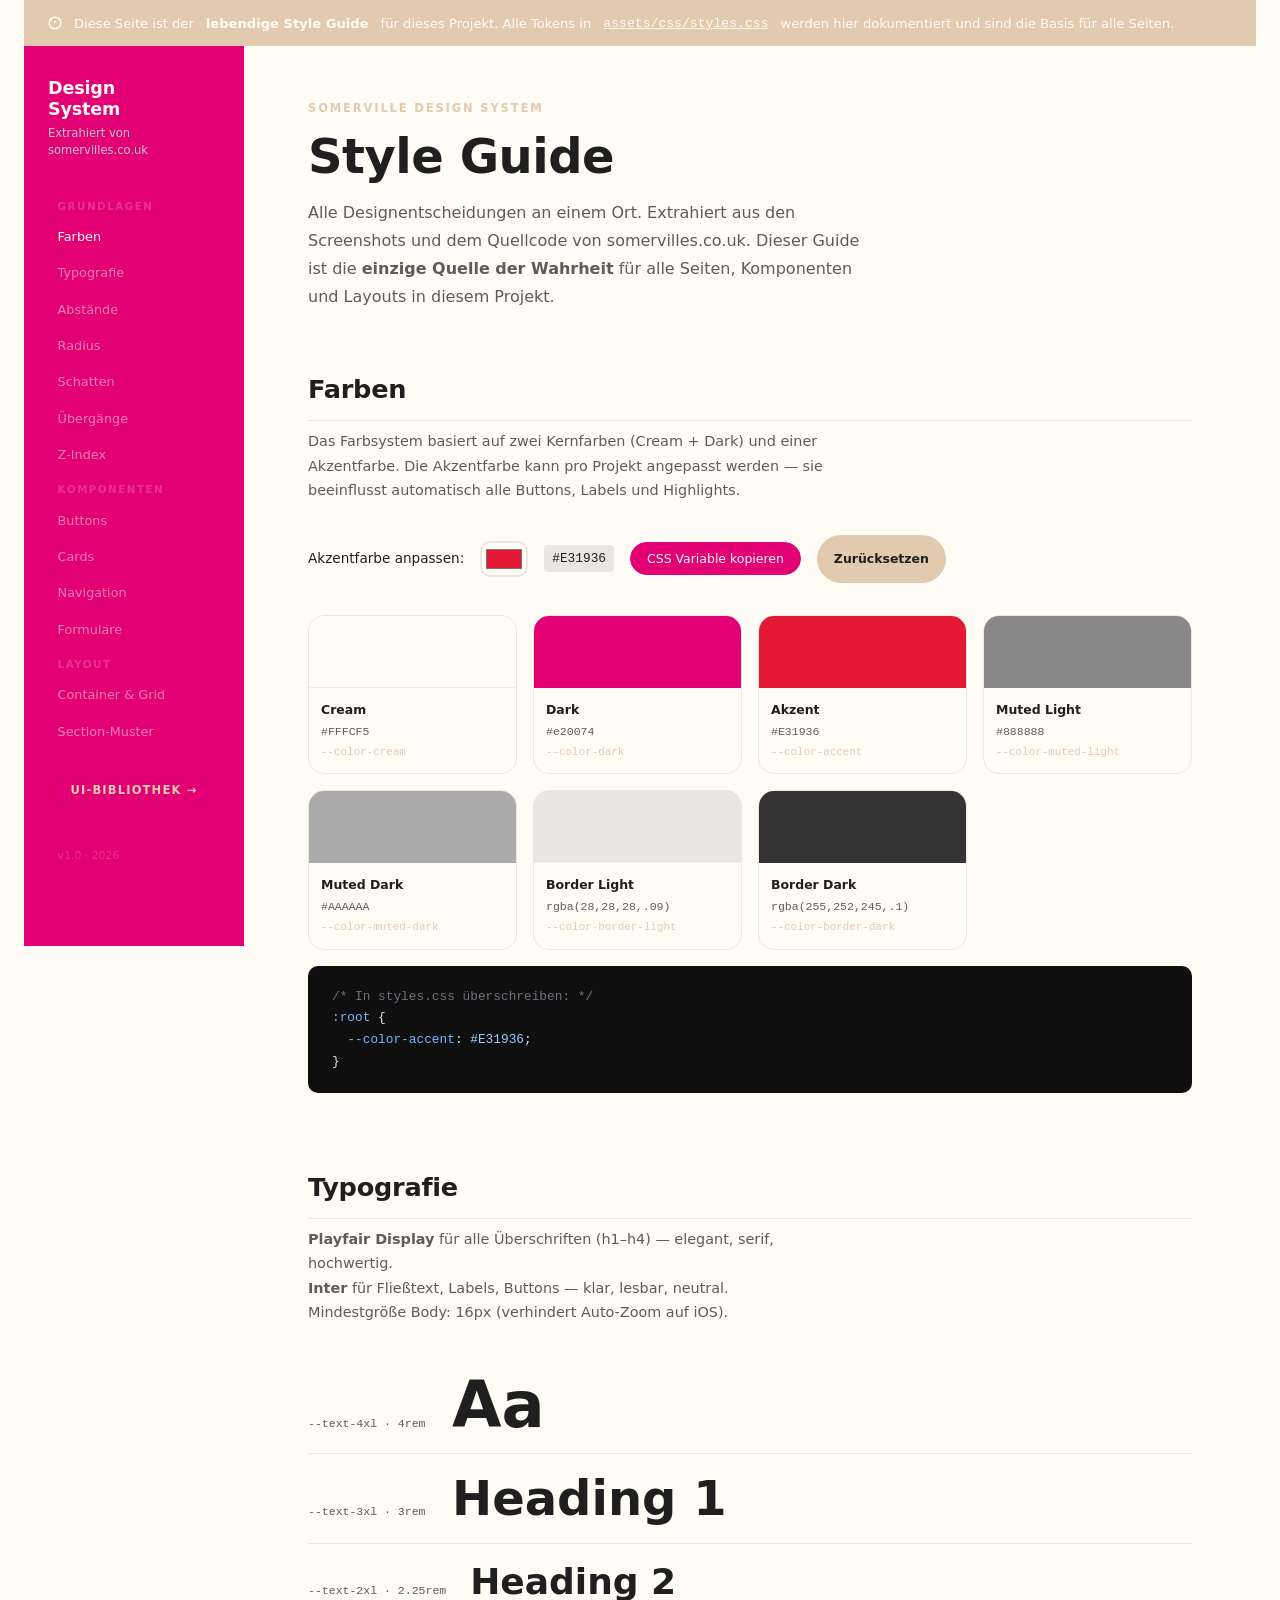
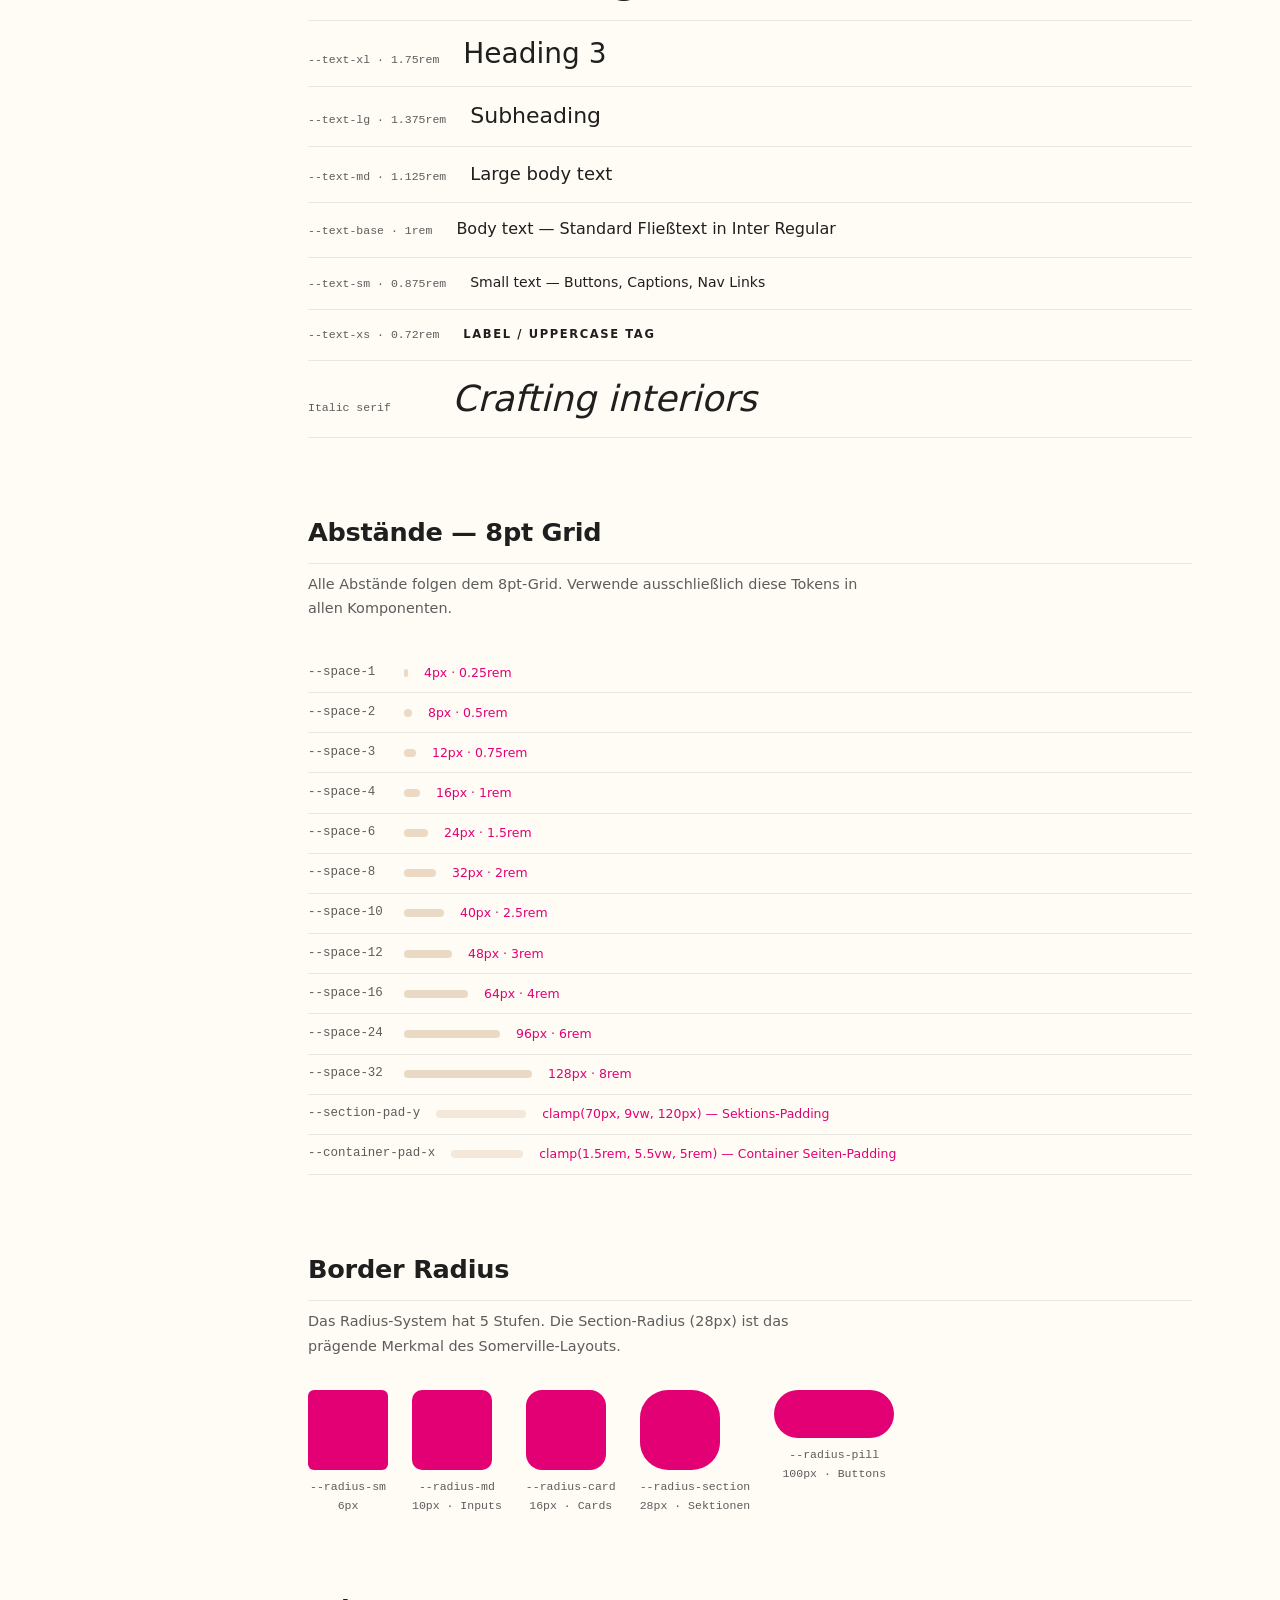
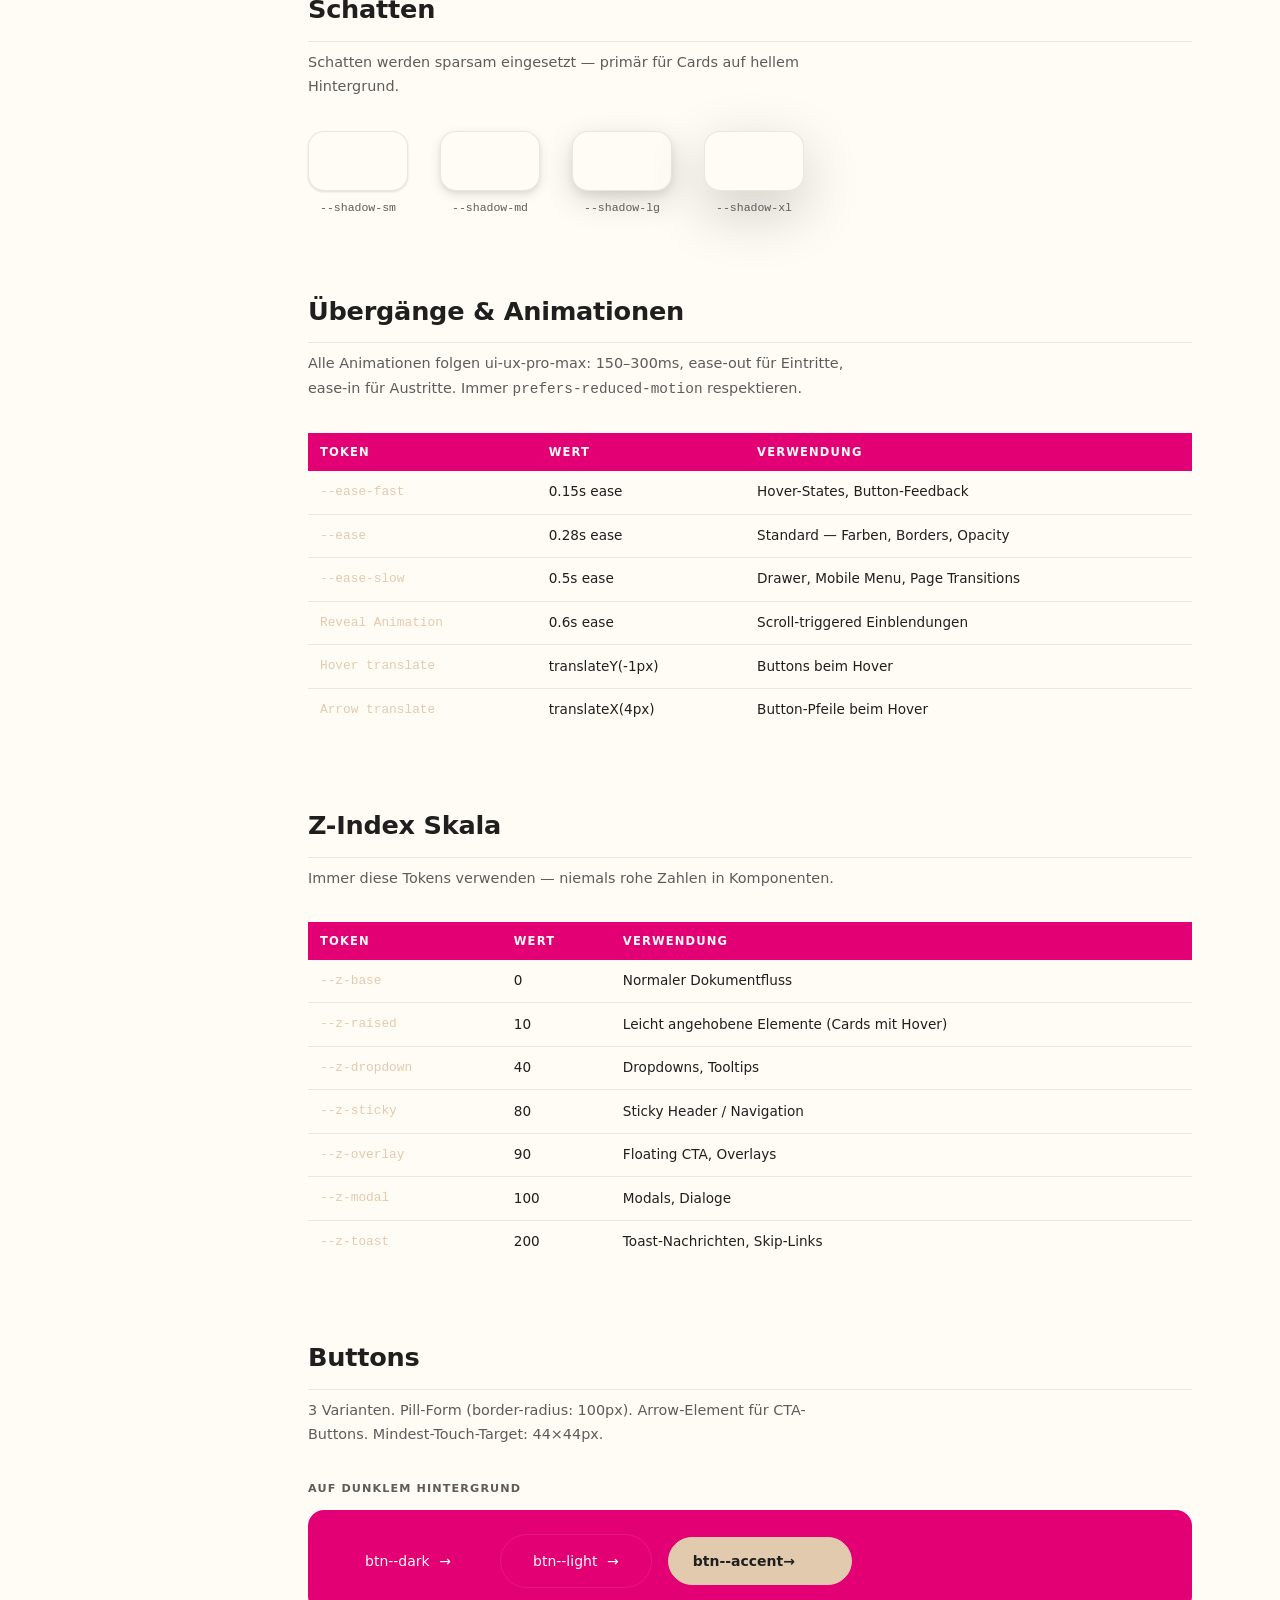
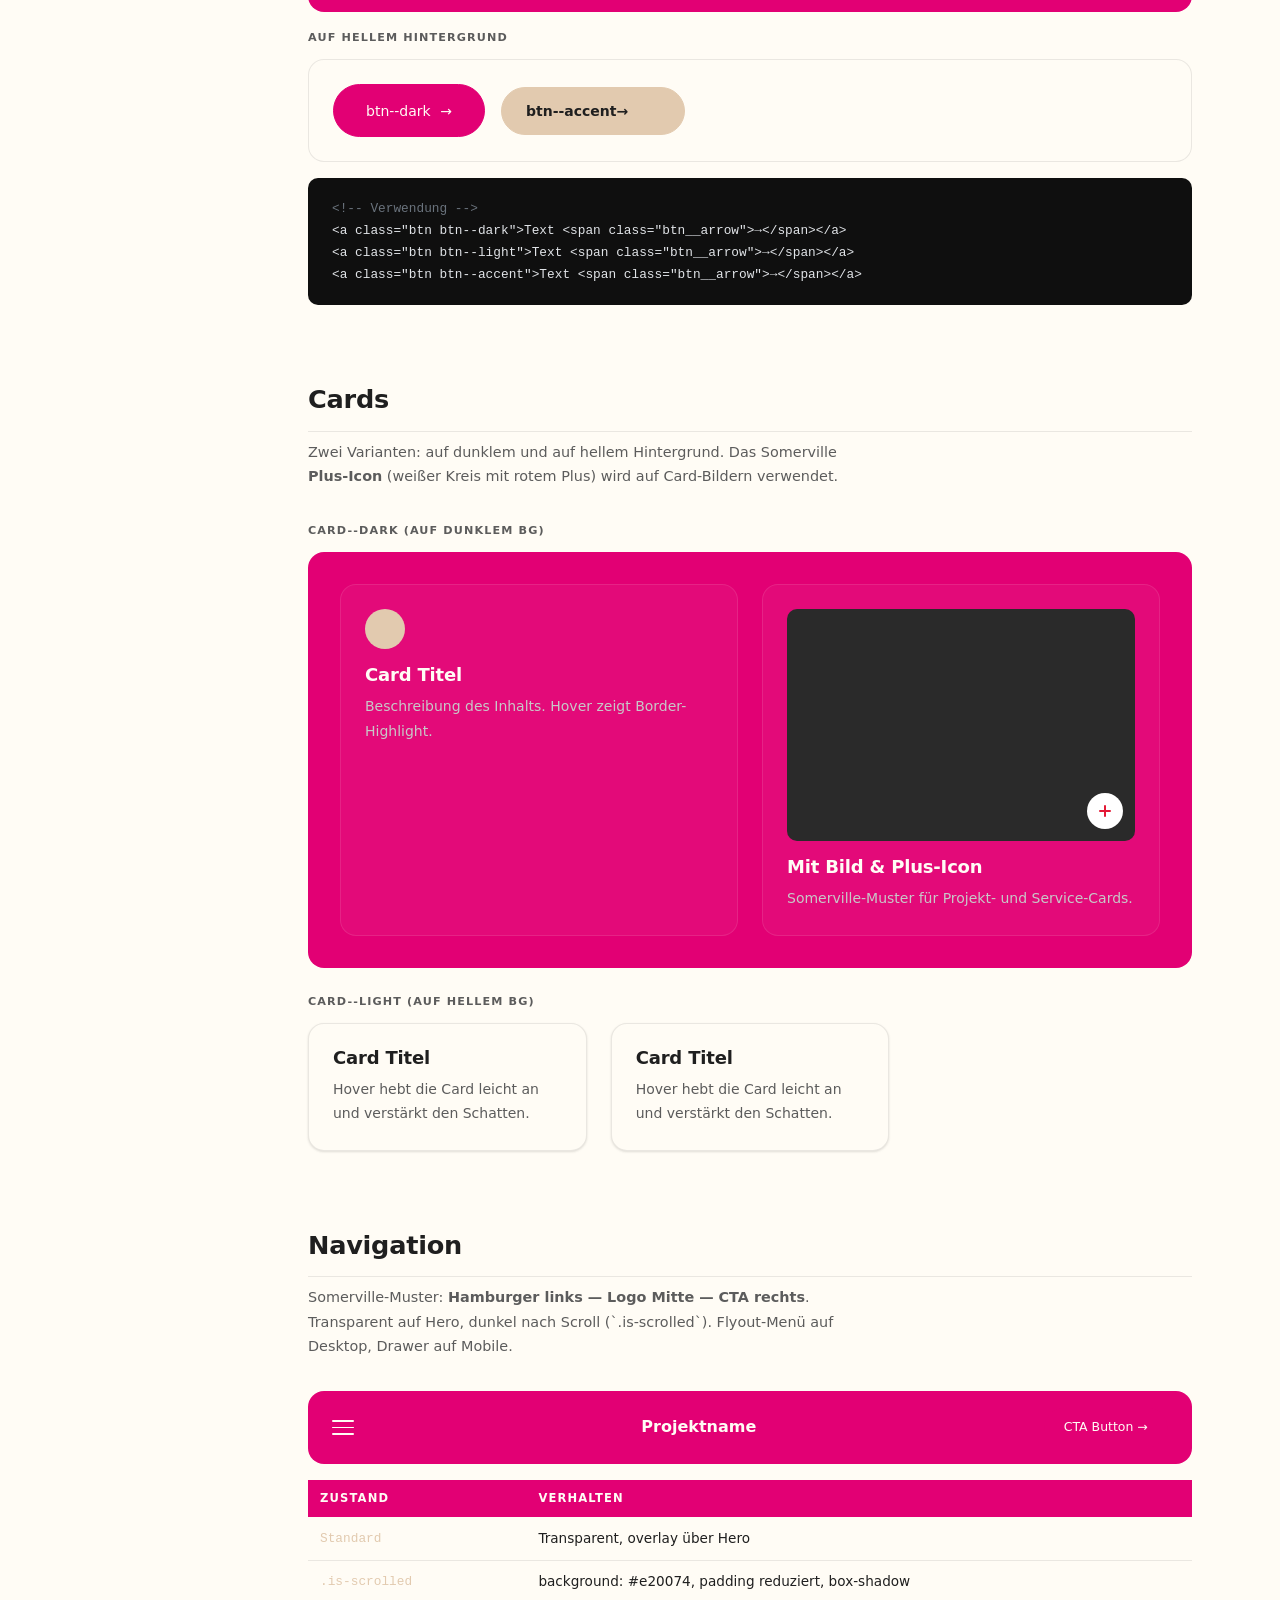
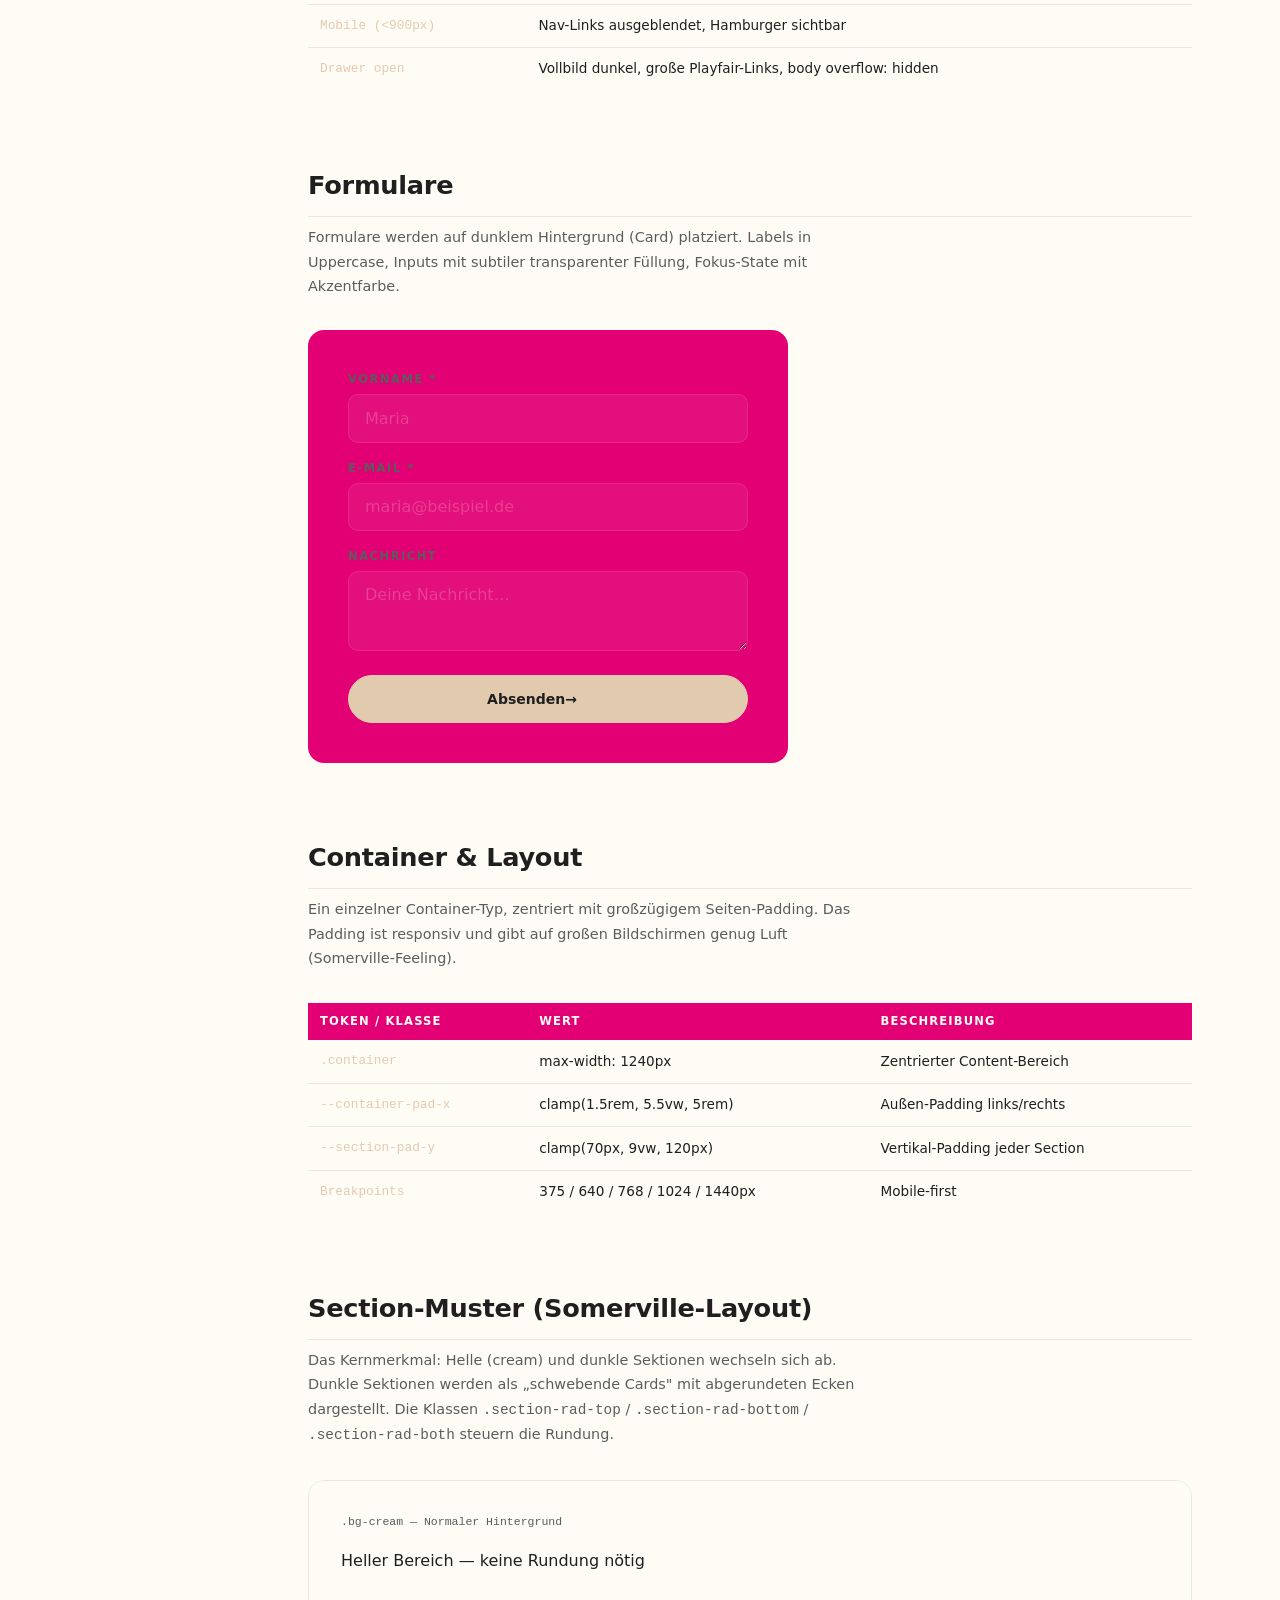
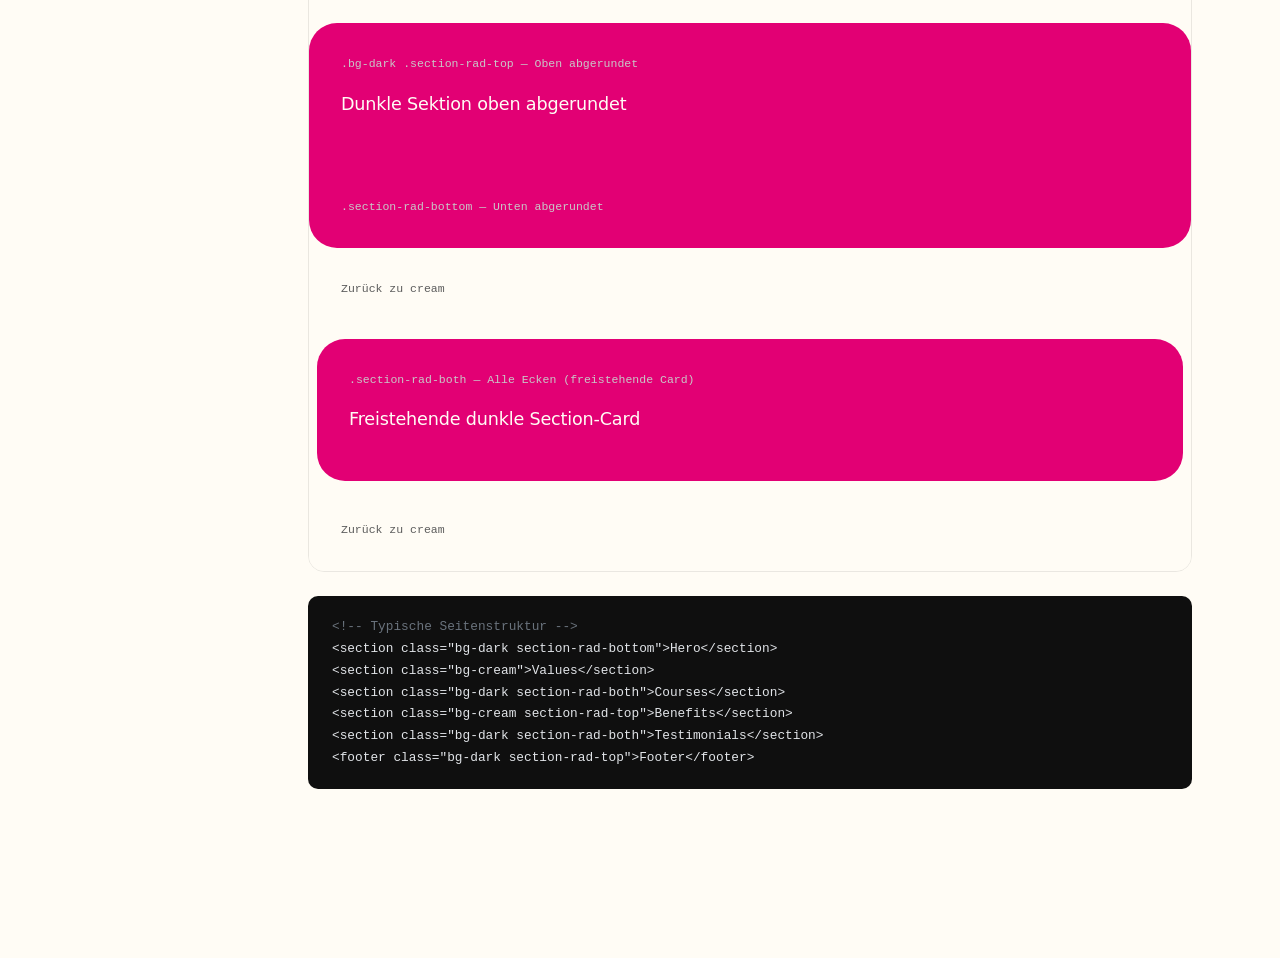
<file: design-system/index.html>
<!DOCTYPE html>
<html lang="de">
<head>
  <meta charset="UTF-8">
  <meta name="viewport" content="width=device-width, initial-scale=1.0">
  <title>Style Guide — Design System</title>
  <link rel="preconnect" href="https://fonts.googleapis.com">
  <link rel="preconnect" href="https://fonts.gstatic.com" crossorigin>
  <link href="https://fonts.googleapis.com/css2?family=Inter:wght@300;400;500;600&family=Plus+Jakarta+Sans:wght@400;500;600;700;800&display=swap" rel="stylesheet">
  <link rel="stylesheet" href="../assets/css/styles.css">
  <style>
    /* ── Style Guide specific styles ── */
    body { padding-top: 0; }

    /* Sidebar nav */
    .sg-layout { display: flex; min-height: 100vh; }
    .sg-sidebar {
      width: 220px; flex-shrink: 0;
      background: var(--color-dark);
      padding: 2rem 1.5rem;
      position: sticky; top: 0; height: 100vh; overflow-y: auto;
    }
    .sg-sidebar h1 {
      font-family: var(--font-heading); font-size: 1.1rem; font-weight: 700;
      color: var(--color-cream); margin-bottom: .3rem; line-height: 1.2;
    }
    .sg-sidebar p { font-size: .72rem; color: var(--color-muted-dark); margin-bottom: 2rem; line-height: 1.5; }
    .sg-sidebar nav ul { display: flex; flex-direction: column; gap: .2rem; }
    .sg-sidebar nav a {
      display: block; font-size: .8rem; color: rgba(255,252,245,.5);
      padding: .4rem .6rem; border-radius: var(--radius-sm);
      transition: color var(--ease), background var(--ease);
    }
    .sg-sidebar nav a:hover { color: var(--color-cream); background: rgba(255,252,245,.06); }
    .sg-sidebar nav .sg-nav-group { font-size: .65rem; font-weight: 600; letter-spacing: .14em; text-transform: uppercase; color: rgba(255,252,245,.2); margin: 1.2rem 0 .4rem .6rem; }
    .sg-sidebar .sg-version { margin-top: 2rem; font-size: .68rem; color: rgba(255,252,245,.2); padding: .4rem .6rem; }

    /* Main content */
    .sg-main { flex: 1; min-width: 0; padding: 3rem clamp(2rem, 5vw, 4rem) 6rem; }
    .sg-section { margin-bottom: 5rem; scroll-margin-top: 2rem; }
    .sg-section-title {
      font-family: var(--font-heading); font-size: 1.6rem; font-weight: 700;
      margin-bottom: .5rem; padding-bottom: 1rem;
      border-bottom: 1px solid var(--color-border-light);
    }
    .sg-section-desc { color: var(--color-muted-light); font-size: .9rem; margin-bottom: 2rem; max-width: 60ch; line-height: 1.7; }

    /* Token row */
    .sg-token-grid { display: grid; grid-template-columns: repeat(auto-fill, minmax(200px, 1fr)); gap: 1rem; }
    .sg-token {
      border: 1px solid var(--color-border-light);
      border-radius: var(--radius-card); overflow: hidden;
    }
    .sg-token-swatch { height: 72px; }
    .sg-token-info { padding: .75rem; }
    .sg-token-name { font-size: .78rem; font-weight: 600; margin-bottom: .2rem; }
    .sg-token-value { font-size: .72rem; color: var(--color-muted-light); font-family: 'Courier New', monospace; }
    .sg-token-var   { font-size: .68rem; color: var(--color-accent); font-family: 'Courier New', monospace; margin-top: .15rem; }

    /* Editable accent */
    .accent-editor { display: flex; align-items: center; gap: 1rem; margin-bottom: 2rem; flex-wrap: wrap; }
    .accent-editor label { font-size: .85rem; font-weight: 500; }
    .accent-editor input[type="color"] { width: 48px; height: 36px; border: 2px solid var(--color-border-light); border-radius: var(--radius-md); cursor: pointer; padding: 2px; background: none; }
    .accent-editor code { font-size: .8rem; background: var(--color-border-light); padding: .2rem .5rem; border-radius: 4px; font-family: monospace; }
    .accent-editor .btn { font-size: .8rem; padding: .5rem 1rem; }

    /* Type scale */
    .sg-type-row { display: flex; align-items: baseline; gap: 1.5rem; padding: 1rem 0; border-bottom: 1px solid var(--color-border-light); }
    .sg-type-label { font-size: .72rem; color: var(--color-muted-light); font-family: monospace; min-width: 120px; flex-shrink: 0; }
    .sg-type-sample { line-height: 1.2; }

    /* Spacing scale */
    .sg-space-row { display: flex; align-items: center; gap: 1rem; padding: .6rem 0; border-bottom: 1px solid var(--color-border-light); }
    .sg-space-bar { background: var(--color-accent); height: 8px; border-radius: 4px; opacity: .7; flex-shrink: 0; }
    .sg-space-label { font-size: .78rem; color: var(--color-muted-light); font-family: monospace; min-width: 80px; }
    .sg-space-px    { font-size: .78rem; color: var(--color-dark); }

    /* Radius */
    .sg-radius-grid { display: flex; flex-wrap: wrap; gap: 1.5rem; }
    .sg-radius-item { text-align: center; }
    .sg-radius-box { width: 80px; height: 80px; background: var(--color-dark); margin-bottom: .5rem; }
    .sg-radius-label { font-size: .72rem; color: var(--color-muted-light); font-family: monospace; }

    /* Shadow */
    .sg-shadow-grid { display: flex; flex-wrap: wrap; gap: 2rem; }
    .sg-shadow-item { text-align: center; }
    .sg-shadow-box { width: 100px; height: 60px; background: var(--color-cream); border: 1px solid var(--color-border-light); border-radius: var(--radius-card); margin-bottom: .5rem; }
    .sg-shadow-label { font-size: .72rem; color: var(--color-muted-light); font-family: monospace; }

    /* Button grid */
    .sg-btn-group { display: flex; flex-wrap: wrap; gap: 1rem; align-items: center; padding: 1.5rem; border-radius: var(--radius-card); margin-bottom: 1rem; }
    .sg-btn-group.on-dark  { background: var(--color-dark); }
    .sg-btn-group.on-cream { background: var(--color-cream); border: 1px solid var(--color-border-light); }
    .sg-btn-group-label { font-size: .7rem; color: var(--color-muted-light); margin-bottom: .75rem; font-weight: 600; letter-spacing: .1em; text-transform: uppercase; }

    /* Section pattern preview */
    .sg-pattern-preview { border-radius: var(--radius-card); overflow: hidden; margin-bottom: 1.5rem; border: 1px solid var(--color-border-light); }
    .sg-pattern-cream { background: var(--color-cream); padding: 2rem; }
    .sg-pattern-dark  { background: var(--color-dark);  padding: 2rem; }
    .sg-pattern-label { font-size: .72rem; font-family: monospace; color: var(--color-muted-light); }
    .sg-pattern-cream .sg-pattern-label { color: var(--color-muted-light); }
    .sg-pattern-dark  .sg-pattern-label { color: var(--color-muted-dark); }
    .sg-pattern-content { height: 60px; display: flex; align-items: center; }
    .sg-pattern-content h3 { color: var(--color-cream); font-size: 1.1rem; }

    /* Card demo */
    .sg-card-grid { display: grid; grid-template-columns: repeat(auto-fill, minmax(260px, 1fr)); gap: 1.5rem; }

    /* Form demo */
    .sg-form-demo { max-width: 480px; }

    /* Navigation demo */
    .sg-nav-demo {
      background: var(--color-dark); border-radius: var(--radius-card);
      padding: 1rem 1.5rem; display: flex; align-items: center;
      justify-content: space-between; margin-bottom: 1rem;
    }
    .sg-nav-demo .demo-logo { font-family: var(--font-heading); font-size: 1rem; font-weight: 700; color: var(--color-cream); }
    .sg-nav-demo .demo-links { display: flex; gap: 1.5rem; }
    .sg-nav-demo .demo-links a { font-size: .8rem; color: rgba(255,252,245,.6); }

    /* Code snippet */
    .sg-code {
      background: #0f0f0f; color: #e1e4e8;
      border-radius: var(--radius-md); padding: 1.25rem 1.5rem;
      font-family: 'Courier New', monospace; font-size: .8rem;
      line-height: 1.7; overflow-x: auto; margin-top: 1rem;
    }
    .sg-code .token-var  { color: #79b8ff; }
    .sg-code .token-val  { color: #9ecbff; }
    .sg-code .token-comm { color: #6a737d; }

    /* Z-Index table */
    .sg-table { width: 100%; border-collapse: collapse; font-size: .85rem; }
    .sg-table th { text-align: left; padding: .6rem .75rem; background: var(--color-dark); color: var(--color-cream); font-size: .72rem; letter-spacing: .1em; text-transform: uppercase; font-weight: 600; }
    .sg-table td { padding: .65rem .75rem; border-bottom: 1px solid var(--color-border-light); }
    .sg-table td:first-child { font-family: monospace; color: var(--color-accent); font-size: .8rem; }
    .sg-table tr:last-child td { border-bottom: none; }

    /* Edit notice */
    .sg-edit-banner {
      background: var(--color-accent); color: var(--color-cream);
      padding: .75rem var(--container-pad-x); font-size: .82rem;
      display: flex; align-items: center; gap: .75rem;
    }
    .sg-edit-banner a { color: var(--color-cream); text-decoration: underline; }

    @media (max-width: 768px) {
      .sg-layout { flex-direction: column; }
      .sg-sidebar { width: 100%; height: auto; position: relative; }
      .sg-sidebar nav ul { flex-direction: row; flex-wrap: wrap; }
    }
  </style>
</head>
<body>

  <div class="sg-edit-banner" role="note">
    <svg width="14" height="14" viewBox="0 0 24 24" fill="none" stroke="currentColor" stroke-width="2.5" aria-hidden="true"><circle cx="12" cy="12" r="10"/><path d="M12 8v4M12 16h.01"/></svg>
    Diese Seite ist der <strong>lebendige Style Guide</strong> für dieses Projekt.
    Alle Tokens in <a href="../assets/css/styles.css"><code>assets/css/styles.css</code></a> werden hier dokumentiert und sind die Basis für alle Seiten.
  </div>

  <div class="sg-layout">

    <!-- ── SIDEBAR ── -->
    <aside class="sg-sidebar" aria-label="Style Guide Navigation">
      <h1>Design<br>System</h1>
      <p>Extrahiert von somervilles.co.uk</p>
      <nav aria-label="Sektionen">
        <ul>
          <li><span class="sg-nav-group">Grundlagen</span></li>
          <li><a href="#colors">Farben</a></li>
          <li><a href="#typography">Typografie</a></li>
          <li><a href="#spacing">Abstände</a></li>
          <li><a href="#radius">Radius</a></li>
          <li><a href="#shadows">Schatten</a></li>
          <li><a href="#transitions">Übergänge</a></li>
          <li><a href="#zindex">Z-Index</a></li>
          <li><span class="sg-nav-group">Komponenten</span></li>
          <li><a href="#buttons">Buttons</a></li>
          <li><a href="#cards">Cards</a></li>
          <li><a href="#navigation">Navigation</a></li>
          <li><a href="#forms">Formulare</a></li>
          <li><span class="sg-nav-group">Layout</span></li>
          <li><a href="#layout">Container & Grid</a></li>
          <li><a href="#sections">Section-Muster</a></li>
        </ul>
      </nav>
      <a href="components.html" style="display:block;margin-top:1.5rem;padding:.5rem .8rem;border-radius:var(--radius-sm);font-size:.72rem;font-weight:600;letter-spacing:.1em;text-transform:uppercase;color:var(--color-accent);border:1px solid rgba(227,25,54,.3);text-align:center;transition:all var(--ease);" onmouseover="this.style.background='rgba(227,25,54,.1)'" onmouseout="this.style.background=''">UI-Bibliothek →</a>
      <div class="sg-version">v1.0 · 2026</div>
    </aside>

    <!-- ── MAIN ── -->
    <main class="sg-main" id="main-content">

      <!-- HERO -->
      <div style="margin-bottom:4rem;">
        <p class="label" style="margin-bottom:.75rem;">Somerville Design System</p>
        <h1 style="font-size:clamp(2rem,4vw,3rem);line-height:1.1;margin-bottom:1rem;">Style Guide</h1>
        <p style="color:var(--color-muted-light);max-width:55ch;line-height:1.75;">
          Alle Designentscheidungen an einem Ort. Extrahiert aus den Screenshots und dem Quellcode von somervilles.co.uk.
          Dieser Guide ist die <strong>einzige Quelle der Wahrheit</strong> für alle Seiten, Komponenten und Layouts in diesem Projekt.
        </p>
      </div>

      <!-- ════════════════════════ COLORS ════════════════════════ -->
      <section class="sg-section" id="colors">
        <h2 class="sg-section-title">Farben</h2>
        <p class="sg-section-desc">
          Das Farbsystem basiert auf zwei Kernfarben (Cream + Dark) und einer Akzentfarbe.
          Die Akzentfarbe kann pro Projekt angepasst werden — sie beeinflusst automatisch alle Buttons, Labels und Highlights.
        </p>

        <!-- Accent Editor -->
        <div class="accent-editor">
          <label for="accent-picker">Akzentfarbe anpassen:</label>
          <input type="color" id="accent-picker" value="#E31936" title="Akzentfarbe wählen">
          <code id="accent-hex">#E31936</code>
          <button class="btn btn--dark" onclick="copyAccentCSS()" style="padding:.5rem 1rem;font-size:.78rem;">CSS Variable kopieren</button>
          <button class="btn btn--accent" onclick="resetAccent()" style="padding:.5rem 1rem;font-size:.78rem;">Zurücksetzen</button>
        </div>

        <div class="sg-token-grid">
          <div class="sg-token">
            <div class="sg-token-swatch" style="background:#FFFCF5;border-bottom:1px solid #eee;"></div>
            <div class="sg-token-info">
              <div class="sg-token-name">Cream</div>
              <div class="sg-token-value">#FFFCF5</div>
              <div class="sg-token-var">--color-cream</div>
            </div>
          </div>
          <div class="sg-token">
            <div class="sg-token-swatch" style="background:#e20074;"></div>
            <div class="sg-token-info">
              <div class="sg-token-name">Dark</div>
              <div class="sg-token-value">#e20074</div>
              <div class="sg-token-var">--color-dark</div>
            </div>
          </div>
          <div class="sg-token" id="accent-token">
            <div class="sg-token-swatch" id="accent-swatch" style="background:#E31936;"></div>
            <div class="sg-token-info">
              <div class="sg-token-name">Akzent</div>
              <div class="sg-token-value" id="accent-token-val">#E31936</div>
              <div class="sg-token-var">--color-accent</div>
            </div>
          </div>
          <div class="sg-token">
            <div class="sg-token-swatch" style="background:#888888;"></div>
            <div class="sg-token-info">
              <div class="sg-token-name">Muted Light</div>
              <div class="sg-token-value">#888888</div>
              <div class="sg-token-var">--color-muted-light</div>
            </div>
          </div>
          <div class="sg-token">
            <div class="sg-token-swatch" style="background:#AAAAAA;"></div>
            <div class="sg-token-info">
              <div class="sg-token-name">Muted Dark</div>
              <div class="sg-token-value">#AAAAAA</div>
              <div class="sg-token-var">--color-muted-dark</div>
            </div>
          </div>
          <div class="sg-token">
            <div class="sg-token-swatch" style="background:rgba(28,28,28,.09);border-bottom:1px solid #eee;"></div>
            <div class="sg-token-info">
              <div class="sg-token-name">Border Light</div>
              <div class="sg-token-value">rgba(28,28,28,.09)</div>
              <div class="sg-token-var">--color-border-light</div>
            </div>
          </div>
          <div class="sg-token">
            <div class="sg-token-swatch" style="background:#333;"></div>
            <div class="sg-token-info">
              <div class="sg-token-name">Border Dark</div>
              <div class="sg-token-value">rgba(255,252,245,.1)</div>
              <div class="sg-token-var">--color-border-dark</div>
            </div>
          </div>
        </div>

        <pre class="sg-code"><span class="token-comm">/* In styles.css überschreiben: */</span>
<span class="token-var">:root</span> {
  <span class="token-var">--color-accent</span>: <span class="token-val" id="code-accent-val">#E31936</span>;
}</pre>
      </section>

      <!-- ════════════════════════ TYPOGRAPHY ════════════════════════ -->
      <section class="sg-section" id="typography">
        <h2 class="sg-section-title">Typografie</h2>
        <p class="sg-section-desc">
          <strong>Playfair Display</strong> für alle Überschriften (h1–h4) — elegant, serif, hochwertig.<br>
          <strong>Inter</strong> für Fließtext, Labels, Buttons — klar, lesbar, neutral.<br>
          Mindestgröße Body: 16px (verhindert Auto-Zoom auf iOS).
        </p>

        <div style="margin-bottom:2rem;">
          <div class="sg-type-row">
            <span class="sg-type-label">--text-4xl · 4rem</span>
            <span class="sg-type-sample" style="font-family:var(--font-heading);font-size:var(--text-4xl);font-weight:700;line-height:1;">Aa</span>
          </div>
          <div class="sg-type-row">
            <span class="sg-type-label">--text-3xl · 3rem</span>
            <span class="sg-type-sample" style="font-family:var(--font-heading);font-size:var(--text-3xl);font-weight:700;">Heading 1</span>
          </div>
          <div class="sg-type-row">
            <span class="sg-type-label">--text-2xl · 2.25rem</span>
            <span class="sg-type-sample" style="font-family:var(--font-heading);font-size:var(--text-2xl);font-weight:700;">Heading 2</span>
          </div>
          <div class="sg-type-row">
            <span class="sg-type-label">--text-xl · 1.75rem</span>
            <span class="sg-type-sample" style="font-family:var(--font-heading);font-size:var(--text-xl);font-weight:500;">Heading 3</span>
          </div>
          <div class="sg-type-row">
            <span class="sg-type-label">--text-lg · 1.375rem</span>
            <span class="sg-type-sample" style="font-family:var(--font-heading);font-size:var(--text-lg);font-weight:500;">Subheading</span>
          </div>
          <div class="sg-type-row">
            <span class="sg-type-label">--text-md · 1.125rem</span>
            <span class="sg-type-sample" style="font-size:var(--text-md);">Large body text</span>
          </div>
          <div class="sg-type-row">
            <span class="sg-type-label">--text-base · 1rem</span>
            <span class="sg-type-sample" style="font-size:var(--text-base);">Body text — Standard Fließtext in Inter Regular</span>
          </div>
          <div class="sg-type-row">
            <span class="sg-type-label">--text-sm · 0.875rem</span>
            <span class="sg-type-sample" style="font-size:var(--text-sm);">Small text — Buttons, Captions, Nav Links</span>
          </div>
          <div class="sg-type-row">
            <span class="sg-type-label">--text-xs · 0.72rem</span>
            <span class="sg-type-sample" style="font-size:var(--text-xs);letter-spacing:.14em;text-transform:uppercase;font-weight:600;">LABEL / UPPERCASE TAG</span>
          </div>
          <div class="sg-type-row">
            <span class="sg-type-label">Italic serif</span>
            <span class="sg-type-sample" style="font-family:var(--font-heading);font-size:var(--text-2xl);font-style:italic;">Crafting interiors</span>
          </div>
        </div>
      </section>

      <!-- ════════════════════════ SPACING ════════════════════════ -->
      <section class="sg-section" id="spacing">
        <h2 class="sg-section-title">Abstände — 8pt Grid</h2>
        <p class="sg-section-desc">Alle Abstände folgen dem 8pt-Grid. Verwende ausschließlich diese Tokens in allen Komponenten.</p>

        <div>
          <div class="sg-space-row"><span class="sg-space-label">--space-1</span><div class="sg-space-bar" style="width:4px;"></div><span class="sg-space-px">4px · 0.25rem</span></div>
          <div class="sg-space-row"><span class="sg-space-label">--space-2</span><div class="sg-space-bar" style="width:8px;"></div><span class="sg-space-px">8px · 0.5rem</span></div>
          <div class="sg-space-row"><span class="sg-space-label">--space-3</span><div class="sg-space-bar" style="width:12px;"></div><span class="sg-space-px">12px · 0.75rem</span></div>
          <div class="sg-space-row"><span class="sg-space-label">--space-4</span><div class="sg-space-bar" style="width:16px;"></div><span class="sg-space-px">16px · 1rem</span></div>
          <div class="sg-space-row"><span class="sg-space-label">--space-6</span><div class="sg-space-bar" style="width:24px;"></div><span class="sg-space-px">24px · 1.5rem</span></div>
          <div class="sg-space-row"><span class="sg-space-label">--space-8</span><div class="sg-space-bar" style="width:32px;"></div><span class="sg-space-px">32px · 2rem</span></div>
          <div class="sg-space-row"><span class="sg-space-label">--space-10</span><div class="sg-space-bar" style="width:40px;"></div><span class="sg-space-px">40px · 2.5rem</span></div>
          <div class="sg-space-row"><span class="sg-space-label">--space-12</span><div class="sg-space-bar" style="width:48px;"></div><span class="sg-space-px">48px · 3rem</span></div>
          <div class="sg-space-row"><span class="sg-space-label">--space-16</span><div class="sg-space-bar" style="width:64px;"></div><span class="sg-space-px">64px · 4rem</span></div>
          <div class="sg-space-row"><span class="sg-space-label">--space-24</span><div class="sg-space-bar" style="width:96px;"></div><span class="sg-space-px">96px · 6rem</span></div>
          <div class="sg-space-row"><span class="sg-space-label">--space-32</span><div class="sg-space-bar" style="width:128px;"></div><span class="sg-space-px">128px · 8rem</span></div>
          <div class="sg-space-row"><span class="sg-space-label">--section-pad-y</span><div class="sg-space-bar" style="width:90px;opacity:.4;"></div><span class="sg-space-px">clamp(70px, 9vw, 120px) — Sektions-Padding</span></div>
          <div class="sg-space-row"><span class="sg-space-label">--container-pad-x</span><div class="sg-space-bar" style="width:72px;opacity:.4;"></div><span class="sg-space-px">clamp(1.5rem, 5.5vw, 5rem) — Container Seiten-Padding</span></div>
        </div>
      </section>

      <!-- ════════════════════════ RADIUS ════════════════════════ -->
      <section class="sg-section" id="radius">
        <h2 class="sg-section-title">Border Radius</h2>
        <p class="sg-section-desc">Das Radius-System hat 5 Stufen. Die Section-Radius (28px) ist das prägende Merkmal des Somerville-Layouts.</p>

        <div class="sg-radius-grid">
          <div class="sg-radius-item">
            <div class="sg-radius-box" style="border-radius:var(--radius-sm);"></div>
            <div class="sg-radius-label">--radius-sm<br>6px</div>
          </div>
          <div class="sg-radius-item">
            <div class="sg-radius-box" style="border-radius:var(--radius-md);"></div>
            <div class="sg-radius-label">--radius-md<br>10px · Inputs</div>
          </div>
          <div class="sg-radius-item">
            <div class="sg-radius-box" style="border-radius:var(--radius-card);"></div>
            <div class="sg-radius-label">--radius-card<br>16px · Cards</div>
          </div>
          <div class="sg-radius-item">
            <div class="sg-radius-box" style="border-radius:var(--radius-section);"></div>
            <div class="sg-radius-label">--radius-section<br>28px · Sektionen</div>
          </div>
          <div class="sg-radius-item">
            <div class="sg-radius-box" style="border-radius:var(--radius-pill);width:120px;height:48px;"></div>
            <div class="sg-radius-label">--radius-pill<br>100px · Buttons</div>
          </div>
        </div>
      </section>

      <!-- ════════════════════════ SHADOWS ════════════════════════ -->
      <section class="sg-section" id="shadows">
        <h2 class="sg-section-title">Schatten</h2>
        <p class="sg-section-desc">Schatten werden sparsam eingesetzt — primär für Cards auf hellem Hintergrund.</p>

        <div class="sg-shadow-grid">
          <div class="sg-shadow-item">
            <div class="sg-shadow-box" style="box-shadow:var(--shadow-sm);"></div>
            <div class="sg-shadow-label">--shadow-sm</div>
          </div>
          <div class="sg-shadow-item">
            <div class="sg-shadow-box" style="box-shadow:var(--shadow-md);"></div>
            <div class="sg-shadow-label">--shadow-md</div>
          </div>
          <div class="sg-shadow-item">
            <div class="sg-shadow-box" style="box-shadow:var(--shadow-lg);"></div>
            <div class="sg-shadow-label">--shadow-lg</div>
          </div>
          <div class="sg-shadow-item">
            <div class="sg-shadow-box" style="box-shadow:var(--shadow-xl);"></div>
            <div class="sg-shadow-label">--shadow-xl</div>
          </div>
        </div>
      </section>

      <!-- ════════════════════════ TRANSITIONS ════════════════════════ -->
      <section class="sg-section" id="transitions">
        <h2 class="sg-section-title">Übergänge & Animationen</h2>
        <p class="sg-section-desc">Alle Animationen folgen ui-ux-pro-max: 150–300ms, ease-out für Eintritte, ease-in für Austritte. Immer <code>prefers-reduced-motion</code> respektieren.</p>

        <table class="sg-table">
          <thead><tr><th>Token</th><th>Wert</th><th>Verwendung</th></tr></thead>
          <tbody>
            <tr><td>--ease-fast</td><td>0.15s ease</td><td>Hover-States, Button-Feedback</td></tr>
            <tr><td>--ease</td><td>0.28s ease</td><td>Standard — Farben, Borders, Opacity</td></tr>
            <tr><td>--ease-slow</td><td>0.5s ease</td><td>Drawer, Mobile Menu, Page Transitions</td></tr>
            <tr><td>Reveal Animation</td><td>0.6s ease</td><td>Scroll-triggered Einblendungen</td></tr>
            <tr><td>Hover translate</td><td>translateY(-1px)</td><td>Buttons beim Hover</td></tr>
            <tr><td>Arrow translate</td><td>translateX(4px)</td><td>Button-Pfeile beim Hover</td></tr>
          </tbody>
        </table>
      </section>

      <!-- ════════════════════════ Z-INDEX ════════════════════════ -->
      <section class="sg-section" id="zindex">
        <h2 class="sg-section-title">Z-Index Skala</h2>
        <p class="sg-section-desc">Immer diese Tokens verwenden — niemals rohe Zahlen in Komponenten.</p>

        <table class="sg-table">
          <thead><tr><th>Token</th><th>Wert</th><th>Verwendung</th></tr></thead>
          <tbody>
            <tr><td>--z-base</td><td>0</td><td>Normaler Dokumentfluss</td></tr>
            <tr><td>--z-raised</td><td>10</td><td>Leicht angehobene Elemente (Cards mit Hover)</td></tr>
            <tr><td>--z-dropdown</td><td>40</td><td>Dropdowns, Tooltips</td></tr>
            <tr><td>--z-sticky</td><td>80</td><td>Sticky Header / Navigation</td></tr>
            <tr><td>--z-overlay</td><td>90</td><td>Floating CTA, Overlays</td></tr>
            <tr><td>--z-modal</td><td>100</td><td>Modals, Dialoge</td></tr>
            <tr><td>--z-toast</td><td>200</td><td>Toast-Nachrichten, Skip-Links</td></tr>
          </tbody>
        </table>
      </section>

      <!-- ════════════════════════ BUTTONS ════════════════════════ -->
      <section class="sg-section" id="buttons">
        <h2 class="sg-section-title">Buttons</h2>
        <p class="sg-section-desc">3 Varianten. Pill-Form (border-radius: 100px). Arrow-Element für CTA-Buttons. Mindest-Touch-Target: 44×44px.</p>

        <p class="sg-btn-group-label">Auf dunklem Hintergrund</p>
        <div class="sg-btn-group on-dark">
          <a class="btn btn--dark">btn--dark <span class="btn__arrow">→</span></a>
          <a class="btn btn--light">btn--light <span class="btn__arrow">→</span></a>
          <a class="btn btn--accent">btn--accent <span class="btn__arrow">→</span></a>
        </div>
        <p class="sg-btn-group-label">Auf hellem Hintergrund</p>
        <div class="sg-btn-group on-cream">
          <a class="btn btn--dark">btn--dark <span class="btn__arrow">→</span></a>
          <a class="btn btn--accent">btn--accent <span class="btn__arrow">→</span></a>
        </div>

        <pre class="sg-code"><span class="token-comm">&lt;!-- Verwendung --&gt;</span>
&lt;a class="btn btn--dark"&gt;Text &lt;span class="btn__arrow"&gt;→&lt;/span&gt;&lt;/a&gt;
&lt;a class="btn btn--light"&gt;Text &lt;span class="btn__arrow"&gt;→&lt;/span&gt;&lt;/a&gt;
&lt;a class="btn btn--accent"&gt;Text &lt;span class="btn__arrow"&gt;→&lt;/span&gt;&lt;/a&gt;</pre>
      </section>

      <!-- ════════════════════════ CARDS ════════════════════════ -->
      <section class="sg-section" id="cards">
        <h2 class="sg-section-title">Cards</h2>
        <p class="sg-section-desc">Zwei Varianten: auf dunklem und auf hellem Hintergrund. Das Somerville <strong>Plus-Icon</strong> (weißer Kreis mit rotem Plus) wird auf Card-Bildern verwendet.</p>

        <p class="sg-btn-group-label">card--dark (auf dunklem Bg)</p>
        <div style="background:var(--color-dark);padding:2rem;border-radius:var(--radius-card);margin-bottom:1.5rem;">
          <div class="sg-card-grid">
            <div class="card card--dark" style="padding:1.5rem;">
              <div style="width:40px;height:40px;border-radius:50%;background:var(--color-accent);margin-bottom:1rem;"></div>
              <h4 style="color:var(--color-cream);margin-bottom:.5rem;">Card Titel</h4>
              <p style="color:var(--color-muted-dark);font-size:.875rem;">Beschreibung des Inhalts. Hover zeigt Border-Highlight.</p>
            </div>
            <div class="card card--dark" style="padding:1.5rem;">
              <div style="aspect-ratio:3/2;background:#2a2a2a;border-radius:var(--radius-md);margin-bottom:1rem;position:relative;overflow:hidden;">
                <div style="position:absolute;bottom:.75rem;right:.75rem;width:36px;height:36px;border-radius:50%;background:white;display:flex;align-items:center;justify-content:center;">
                  <svg width="14" height="14" viewBox="0 0 14 14" fill="none"><path d="M7 2v10M2 7h10" stroke="#E31936" stroke-width="2" stroke-linecap="round"/></svg>
                </div>
              </div>
              <h4 style="color:var(--color-cream);margin-bottom:.5rem;">Mit Bild & Plus-Icon</h4>
              <p style="color:var(--color-muted-dark);font-size:.875rem;">Somerville-Muster für Projekt- und Service-Cards.</p>
            </div>
          </div>
        </div>

        <p class="sg-btn-group-label">card--light (auf hellem Bg)</p>
        <div class="sg-card-grid">
          <div class="card card--light" style="padding:1.5rem;">
            <h4 style="margin-bottom:.5rem;">Card Titel</h4>
            <p style="color:var(--color-muted-light);font-size:.875rem;">Hover hebt die Card leicht an und verstärkt den Schatten.</p>
          </div>
          <div class="card card--light" style="padding:1.5rem;">
            <h4 style="margin-bottom:.5rem;">Card Titel</h4>
            <p style="color:var(--color-muted-light);font-size:.875rem;">Hover hebt die Card leicht an und verstärkt den Schatten.</p>
          </div>
        </div>
      </section>

      <!-- ════════════════════════ NAVIGATION ════════════════════════ -->
      <section class="sg-section" id="navigation">
        <h2 class="sg-section-title">Navigation</h2>
        <p class="sg-section-desc">Somerville-Muster: <strong>Hamburger links — Logo Mitte — CTA rechts</strong>. Transparent auf Hero, dunkel nach Scroll (`.is-scrolled`). Flyout-Menü auf Desktop, Drawer auf Mobile.</p>

        <div class="sg-nav-demo">
          <div style="display:flex;flex-direction:column;gap:5px;width:22px;cursor:pointer;">
            <span style="display:block;height:1.5px;background:var(--color-cream);border-radius:2px;"></span>
            <span style="display:block;height:1.5px;background:var(--color-cream);border-radius:2px;"></span>
            <span style="display:block;height:1.5px;background:var(--color-cream);border-radius:2px;"></span>
          </div>
          <span class="demo-logo">Projektname</span>
          <a class="btn btn--dark" style="font-size:.78rem;padding:.6rem 1.2rem;">CTA Button →</a>
        </div>

        <table class="sg-table">
          <thead><tr><th>Zustand</th><th>Verhalten</th></tr></thead>
          <tbody>
            <tr><td>Standard</td><td>Transparent, overlay über Hero</td></tr>
            <tr><td>.is-scrolled</td><td>background: #e20074, padding reduziert, box-shadow</td></tr>
            <tr><td>Mobile (&lt;900px)</td><td>Nav-Links ausgeblendet, Hamburger sichtbar</td></tr>
            <tr><td>Drawer open</td><td>Vollbild dunkel, große Playfair-Links, body overflow: hidden</td></tr>
          </tbody>
        </table>
      </section>

      <!-- ════════════════════════ FORMS ════════════════════════ -->
      <section class="sg-section" id="forms">
        <h2 class="sg-section-title">Formulare</h2>
        <p class="sg-section-desc">Formulare werden auf dunklem Hintergrund (Card) platziert. Labels in Uppercase, Inputs mit subtiler transparenter Füllung, Fokus-State mit Akzentfarbe.</p>

        <div class="sg-form-demo">
          <div class="form-dark">
            <div class="field">
              <label for="demo-name">Vorname *</label>
              <input type="text" id="demo-name" placeholder="Maria">
            </div>
            <div class="field">
              <label for="demo-email">E-Mail *</label>
              <input type="email" id="demo-email" placeholder="maria@beispiel.de">
            </div>
            <div class="field">
              <label for="demo-msg">Nachricht</label>
              <textarea id="demo-msg" placeholder="Deine Nachricht…" style="min-height:80px;"></textarea>
            </div>
            <a class="btn btn--accent" style="width:100%;justify-content:center;margin-top:.5rem;">
              Absenden <span class="btn__arrow">→</span>
            </a>
          </div>
        </div>
      </section>

      <!-- ════════════════════════ LAYOUT ════════════════════════ -->
      <section class="sg-section" id="layout">
        <h2 class="sg-section-title">Container & Layout</h2>
        <p class="sg-section-desc">Ein einzelner Container-Typ, zentriert mit großzügigem Seiten-Padding. Das Padding ist responsiv und gibt auf großen Bildschirmen genug Luft (Somerville-Feeling).</p>

        <table class="sg-table">
          <thead><tr><th>Token / Klasse</th><th>Wert</th><th>Beschreibung</th></tr></thead>
          <tbody>
            <tr><td>.container</td><td>max-width: 1240px</td><td>Zentrierter Content-Bereich</td></tr>
            <tr><td>--container-pad-x</td><td>clamp(1.5rem, 5.5vw, 5rem)</td><td>Außen-Padding links/rechts</td></tr>
            <tr><td>--section-pad-y</td><td>clamp(70px, 9vw, 120px)</td><td>Vertikal-Padding jeder Section</td></tr>
            <tr><td>Breakpoints</td><td>375 / 640 / 768 / 1024 / 1440px</td><td>Mobile-first</td></tr>
          </tbody>
        </table>
      </section>

      <!-- ════════════════════════ SECTIONS ════════════════════════ -->
      <section class="sg-section" id="sections">
        <h2 class="sg-section-title">Section-Muster (Somerville-Layout)</h2>
        <p class="sg-section-desc">
          Das Kernmerkmal: Helle (cream) und dunkle Sektionen wechseln sich ab.
          Dunkle Sektionen werden als „schwebende Cards" mit abgerundeten Ecken dargestellt.
          Die Klassen <code>.section-rad-top</code> / <code>.section-rad-bottom</code> / <code>.section-rad-both</code> steuern die Rundung.
        </p>

        <div class="sg-pattern-preview">
          <div class="sg-pattern-cream">
            <div class="sg-pattern-label">.bg-cream — Normaler Hintergrund</div>
            <div class="sg-pattern-content"><p>Heller Bereich — keine Rundung nötig</p></div>
          </div>
          <div class="sg-pattern-dark section-rad-top">
            <div class="sg-pattern-label" style="color:var(--color-muted-dark);">.bg-dark .section-rad-top — Oben abgerundet</div>
            <div class="sg-pattern-content"><h3>Dunkle Sektion oben abgerundet</h3></div>
          </div>
          <div class="sg-pattern-dark section-rad-bottom" style="border-radius:0 0 var(--radius-section) var(--radius-section);">
            <div class="sg-pattern-label" style="color:var(--color-muted-dark);">.section-rad-bottom — Unten abgerundet</div>
          </div>
          <div class="sg-pattern-cream">
            <div class="sg-pattern-label">Zurück zu cream</div>
          </div>
          <div class="sg-pattern-dark section-rad-both" style="margin:.5rem;">
            <div class="sg-pattern-label" style="color:var(--color-muted-dark);">.section-rad-both — Alle Ecken (freistehende Card)</div>
            <div class="sg-pattern-content"><h3>Freistehende dunkle Section-Card</h3></div>
          </div>
          <div class="sg-pattern-cream">
            <div class="sg-pattern-label">Zurück zu cream</div>
          </div>
        </div>

        <pre class="sg-code"><span class="token-comm">&lt;!-- Typische Seitenstruktur --&gt;</span>
&lt;section class="bg-dark section-rad-bottom"&gt;Hero&lt;/section&gt;
&lt;section class="bg-cream"&gt;Values&lt;/section&gt;
&lt;section class="bg-dark section-rad-both"&gt;Courses&lt;/section&gt;
&lt;section class="bg-cream section-rad-top"&gt;Benefits&lt;/section&gt;
&lt;section class="bg-dark section-rad-both"&gt;Testimonials&lt;/section&gt;
&lt;footer class="bg-dark section-rad-top"&gt;Footer&lt;/footer&gt;</pre>
      </section>

    </main>
  </div>

  <script>
    // ── Accent color editor ──
    const picker   = document.getElementById('accent-picker');
    const hexCode  = document.getElementById('accent-hex');
    const swatch   = document.getElementById('accent-swatch');
    const tokenVal = document.getElementById('accent-token-val');
    const codeVal  = document.getElementById('code-accent-val');
    const root     = document.documentElement;

    picker.addEventListener('input', e => {
      const hex = e.target.value;
      root.style.setProperty('--color-accent', hex);
      hexCode.textContent  = hex;
      swatch.style.background = hex;
      tokenVal.textContent = hex;
      codeVal.textContent  = hex;
    });

    function resetAccent() {
      const def = '#E31936';
      picker.value = def;
      root.style.setProperty('--color-accent', def);
      hexCode.textContent  = def;
      swatch.style.background = def;
      tokenVal.textContent = def;
      codeVal.textContent  = def;
    }

    function copyAccentCSS() {
      const hex = picker.value;
      const css = `:root {\n  --color-accent: ${hex};\n}`;
      navigator.clipboard.writeText(css).then(() => {
        const btn = event.target;
        const orig = btn.textContent;
        btn.textContent = 'Kopiert ✓';
        setTimeout(() => btn.textContent = orig, 1800);
      });
    }

    // ── Sidebar active link on scroll ──
    const sections = document.querySelectorAll('.sg-section');
    const links    = document.querySelectorAll('.sg-sidebar nav a');
    const io = new IntersectionObserver(entries => {
      entries.forEach(e => {
        if (e.isIntersecting) {
          links.forEach(l => l.style.color = '');
          const active = document.querySelector(`.sg-sidebar nav a[href="#${e.target.id}"]`);
          if (active) active.style.color = 'var(--color-cream)';
        }
      });
    }, { threshold: 0.4 });
    sections.forEach(s => io.observe(s));
  </script>

</body>
</html>
</file>
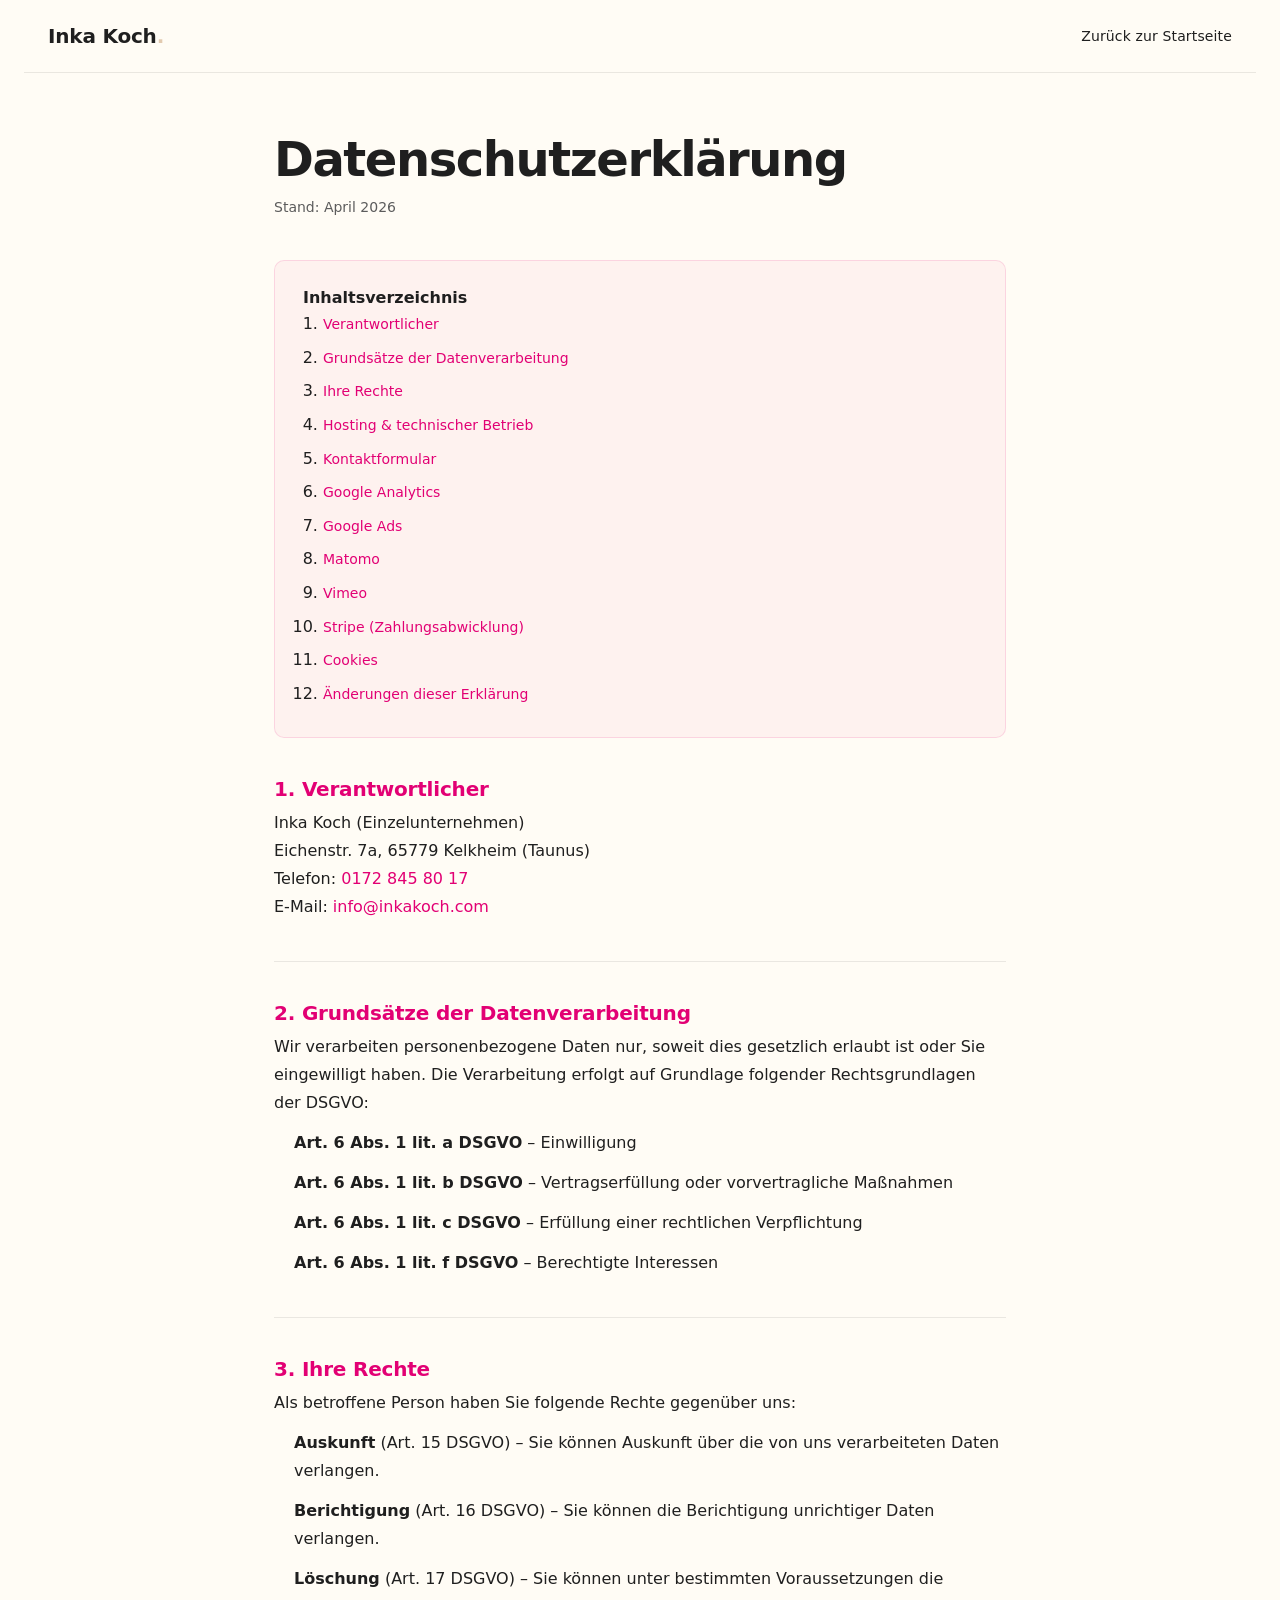
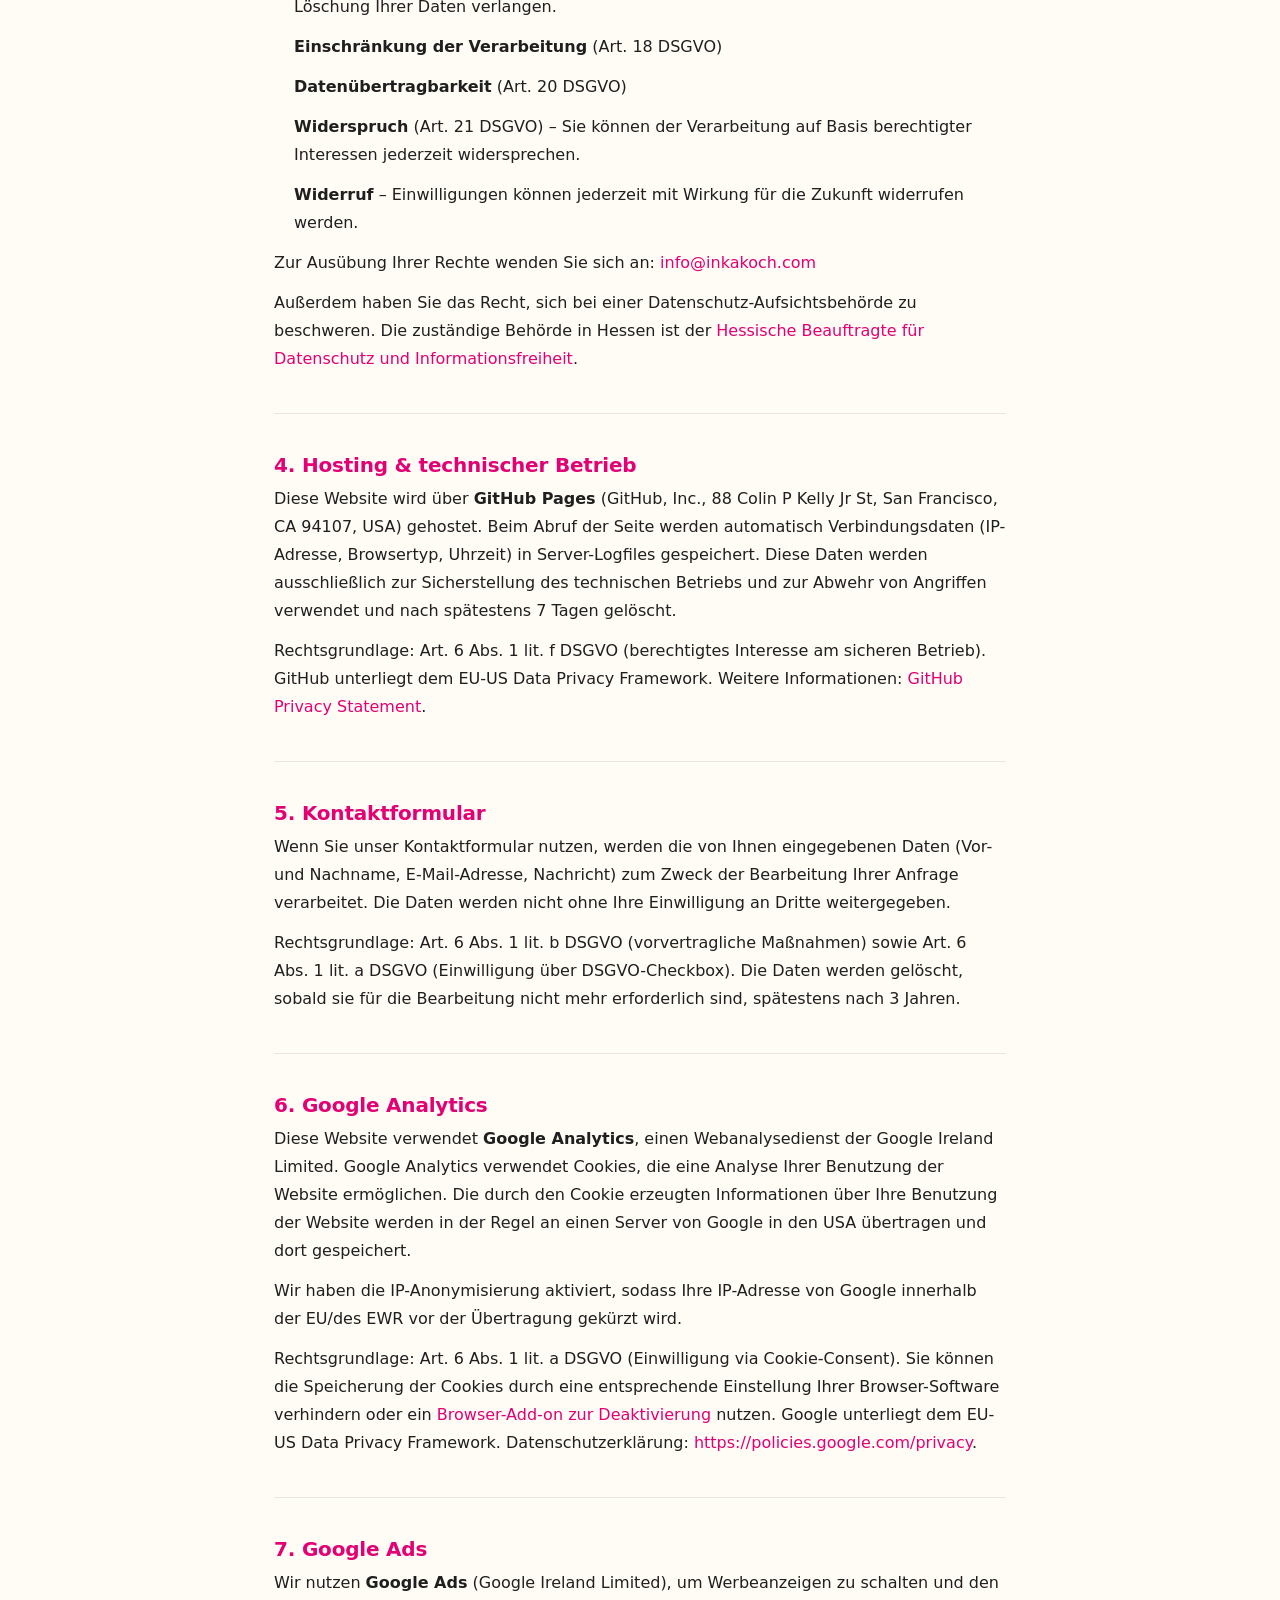
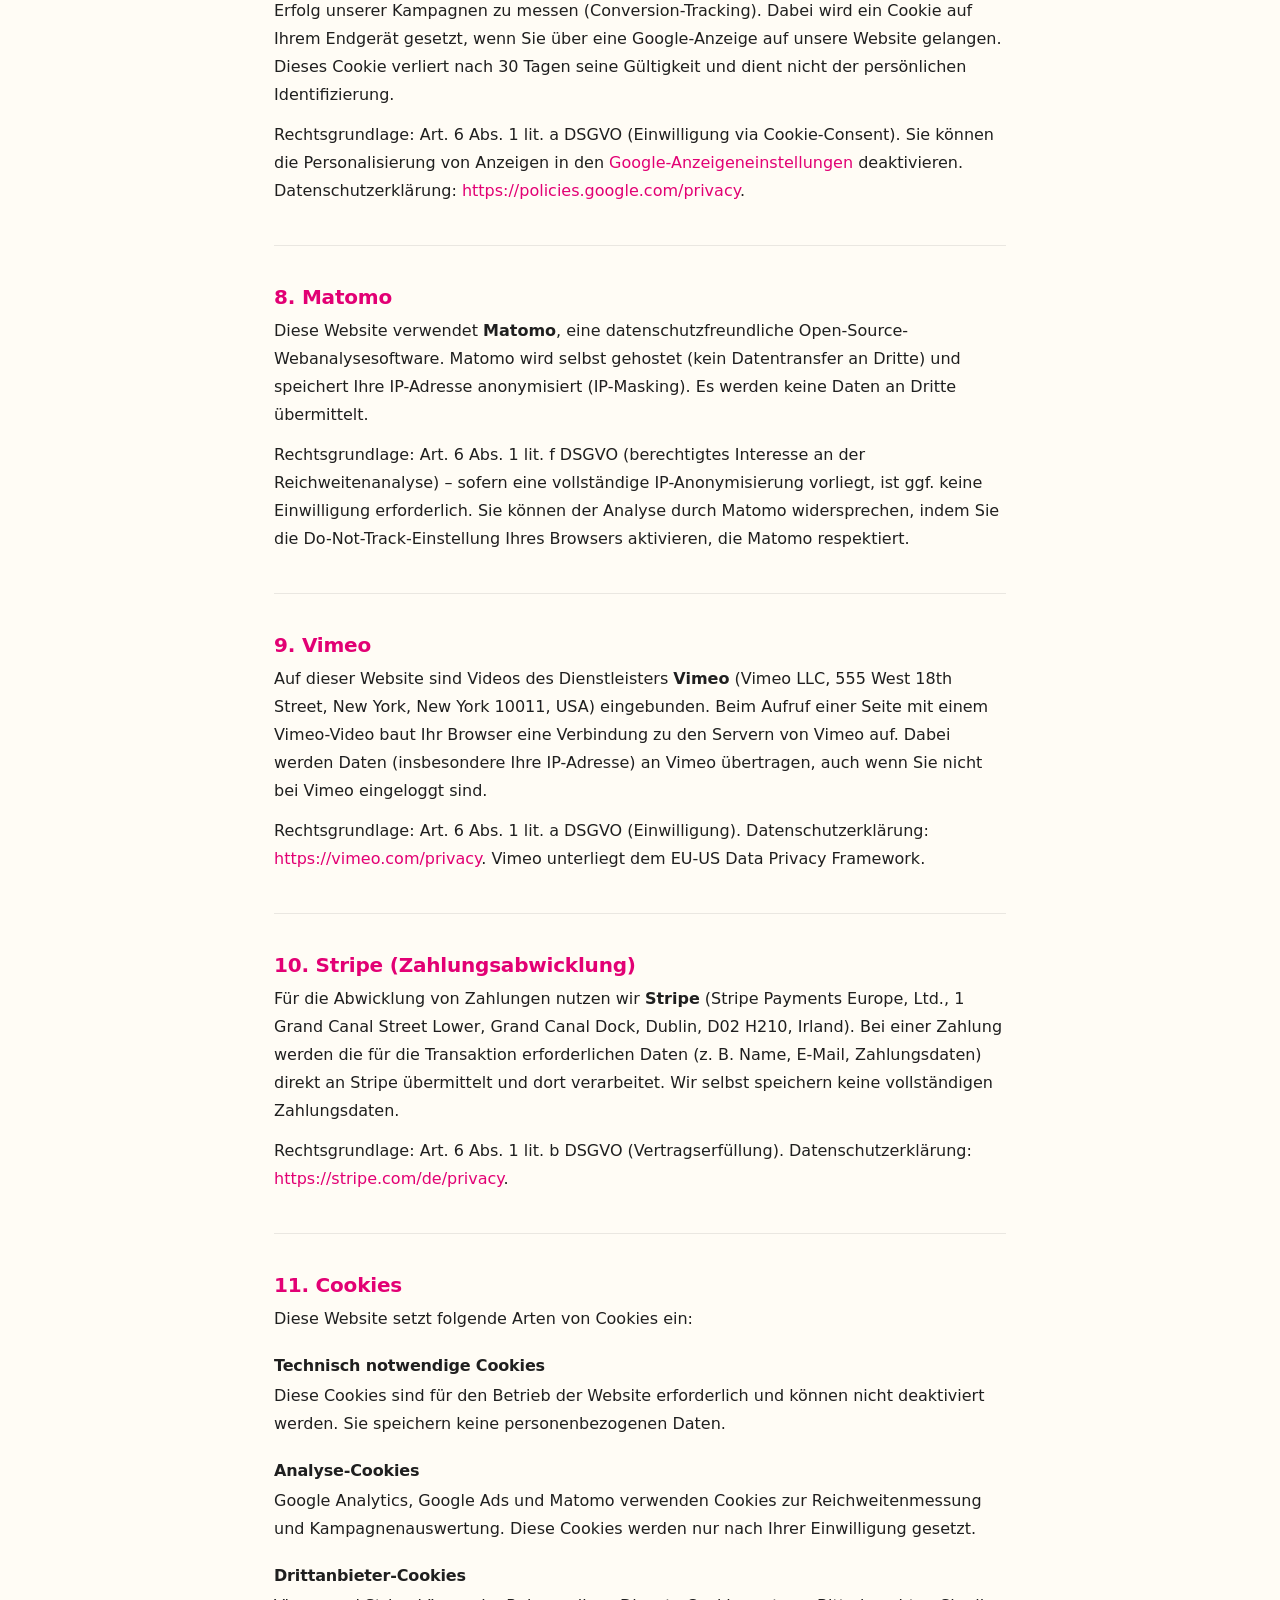
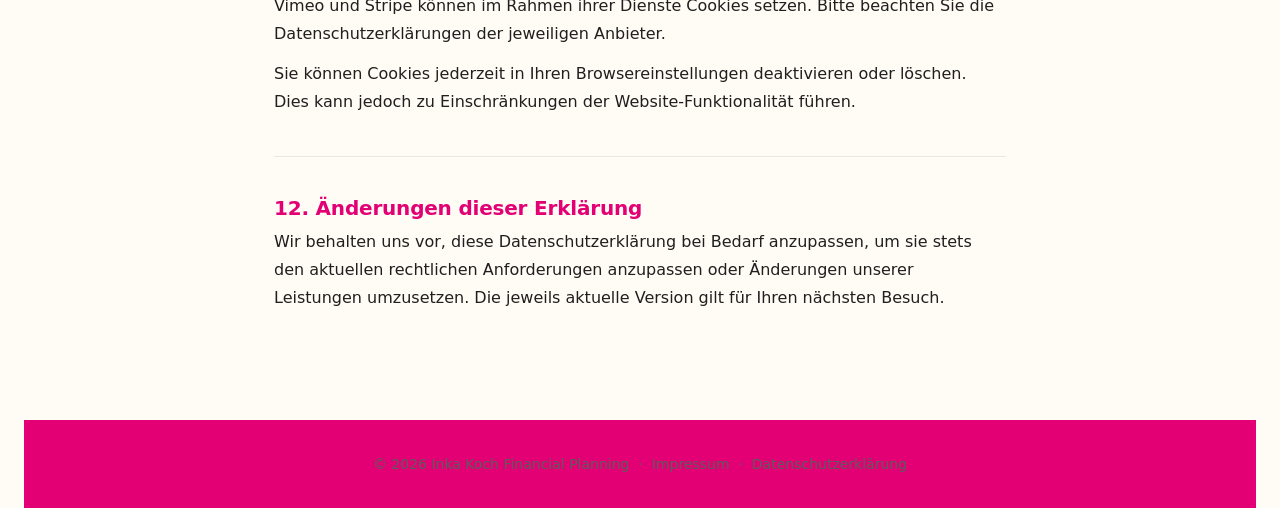
<file: datenschutz.html>
<!DOCTYPE html>
<html lang="de">
<head>
  <meta charset="UTF-8">
  <meta name="viewport" content="width=device-width, initial-scale=1.0">
  <!-- Favicon & Web Clip -->
  <link rel="icon" type="image/svg+xml" href="favicon.svg">
  <link rel="icon" type="image/png" sizes="32x32" href="assets/img/favicon-32.png">
  <link rel="icon" type="image/png" sizes="16x16" href="assets/img/favicon-16.png">
  <link rel="apple-touch-icon" sizes="180x180" href="assets/img/apple-touch-icon.png">
  <meta name="theme-color" content="#e20074">
  <title>Datenschutzerklärung – Inka Koch Financial Planning</title>
  <meta name="description" content="Datenschutzerklärung gemäß DSGVO für die Website von Inka Koch Financial Planning.">
  <meta name="robots" content="noindex, follow">

  <link rel="stylesheet" href="assets/css/styles.css">
  <script type="text/javascript" charset="UTF-8" src="//cdn.cookie-script.com/s/a13606b7302b1c9c69b237a591c49d77.js"></script>
  <style>
    .legal-page { max-width: 780px; margin: 0 auto; padding: calc(68px + 4rem) var(--container-pad-x) 6rem; }
    .legal-page h1 { font-size: clamp(2rem, 4vw, 3rem); font-weight: 800; letter-spacing: -.03em; margin-bottom: .5rem; }
    .legal-page .legal-date { font-size: var(--text-sm); color: var(--color-muted-light); margin-bottom: 2.5rem; }
    .legal-page h2 { font-size: 1.25rem; font-weight: 700; margin: 2.5rem 0 .5rem; color: var(--color-dark); }
    .legal-page h3 { font-size: 1rem; font-weight: 700; margin: 1.5rem 0 .4rem; }
    .legal-page p, .legal-page li { font-size: var(--text-base); line-height: 1.75; color: var(--color-text); margin: 0 0 .75rem; }
    .legal-page ul { padding-left: 1.25rem; margin-bottom: .75rem; }
    .legal-page a { color: var(--color-dark); }
    .legal-divider { border: none; border-top: 1px solid var(--color-border-light); margin: 2.5rem 0; }
    .legal-toc { background: rgba(226,0,116,.04); border: 1px solid rgba(226,0,116,.12); border-radius: var(--radius-md); padding: 1.5rem 1.75rem; margin-bottom: 2.5rem; }
    .legal-toc ol { padding-left: 1.25rem; margin: 0; }
    .legal-toc li { margin-bottom: .35rem; }
    .legal-toc a { font-size: var(--text-sm); }
  </style>
</head>
<body>

  <header class="site-header" id="header">
    <a href="/" class="site-header__logo">Inka Koch<span style="color:var(--color-accent)">.</span></a>
    <nav class="site-header__nav" aria-label="Hauptnavigation">
      <a href="/">Zurück zur Startseite</a>
    </nav>
  </header>

  <main class="legal-page">
    <h1>Datenschutzerklärung</h1>
    <p class="legal-date">Stand: April 2026</p>

    <div class="legal-toc">
      <strong>Inhaltsverzeichnis</strong>
      <ol>
        <li><a href="#verantwortlicher">Verantwortlicher</a></li>
        <li><a href="#grundsaetze">Grundsätze der Datenverarbeitung</a></li>
        <li><a href="#betroffenenrechte">Ihre Rechte</a></li>
        <li><a href="#hosting">Hosting & technischer Betrieb</a></li>
        <li><a href="#kontaktformular">Kontaktformular</a></li>
        <li><a href="#google-analytics">Google Analytics</a></li>
        <li><a href="#google-ads">Google Ads</a></li>
        <li><a href="#matomo">Matomo</a></li>
        <li><a href="#vimeo">Vimeo</a></li>
        <li><a href="#stripe">Stripe (Zahlungsabwicklung)</a></li>
        <li><a href="#cookies">Cookies</a></li>
        <li><a href="#aenderungen">Änderungen dieser Erklärung</a></li>
      </ol>
    </div>

    <!-- 1 -->
    <h2 id="verantwortlicher">1. Verantwortlicher</h2>
    <p>
      Inka Koch (Einzelunternehmen)<br>
      Eichenstr. 7a, 65779 Kelkheim (Taunus)<br>
      Telefon: <a href="tel:+4917284580017">0172 845 80 17</a><br>
      E-Mail: <a href="mailto:info@inkakoch.com">info@inkakoch.com</a>
    </p>

    <hr class="legal-divider">

    <!-- 2 -->
    <h2 id="grundsaetze">2. Grundsätze der Datenverarbeitung</h2>
    <p>Wir verarbeiten personenbezogene Daten nur, soweit dies gesetzlich erlaubt ist oder Sie eingewilligt haben. Die Verarbeitung erfolgt auf Grundlage folgender Rechtsgrundlagen der DSGVO:</p>
    <ul>
      <li><strong>Art. 6 Abs. 1 lit. a DSGVO</strong> – Einwilligung</li>
      <li><strong>Art. 6 Abs. 1 lit. b DSGVO</strong> – Vertragserfüllung oder vorvertragliche Maßnahmen</li>
      <li><strong>Art. 6 Abs. 1 lit. c DSGVO</strong> – Erfüllung einer rechtlichen Verpflichtung</li>
      <li><strong>Art. 6 Abs. 1 lit. f DSGVO</strong> – Berechtigte Interessen</li>
    </ul>

    <hr class="legal-divider">

    <!-- 3 -->
    <h2 id="betroffenenrechte">3. Ihre Rechte</h2>
    <p>Als betroffene Person haben Sie folgende Rechte gegenüber uns:</p>
    <ul>
      <li><strong>Auskunft</strong> (Art. 15 DSGVO) – Sie können Auskunft über die von uns verarbeiteten Daten verlangen.</li>
      <li><strong>Berichtigung</strong> (Art. 16 DSGVO) – Sie können die Berichtigung unrichtiger Daten verlangen.</li>
      <li><strong>Löschung</strong> (Art. 17 DSGVO) – Sie können unter bestimmten Voraussetzungen die Löschung Ihrer Daten verlangen.</li>
      <li><strong>Einschränkung der Verarbeitung</strong> (Art. 18 DSGVO)</li>
      <li><strong>Datenübertragbarkeit</strong> (Art. 20 DSGVO)</li>
      <li><strong>Widerspruch</strong> (Art. 21 DSGVO) – Sie können der Verarbeitung auf Basis berechtigter Interessen jederzeit widersprechen.</li>
      <li><strong>Widerruf</strong> – Einwilligungen können jederzeit mit Wirkung für die Zukunft widerrufen werden.</li>
    </ul>
    <p>Zur Ausübung Ihrer Rechte wenden Sie sich an: <a href="mailto:info@inkakoch.com">info@inkakoch.com</a></p>
    <p>Außerdem haben Sie das Recht, sich bei einer Datenschutz-Aufsichtsbehörde zu beschweren. Die zuständige Behörde in Hessen ist der <a href="https://datenschutz.hessen.de" target="_blank" rel="noopener noreferrer">Hessische Beauftragte für Datenschutz und Informationsfreiheit</a>.</p>

    <hr class="legal-divider">

    <!-- 4 -->
    <h2 id="hosting">4. Hosting & technischer Betrieb</h2>
    <p>Diese Website wird über <strong>GitHub Pages</strong> (GitHub, Inc., 88 Colin P Kelly Jr St, San Francisco, CA 94107, USA) gehostet. Beim Abruf der Seite werden automatisch Verbindungsdaten (IP-Adresse, Browsertyp, Uhrzeit) in Server-Logfiles gespeichert. Diese Daten werden ausschließlich zur Sicherstellung des technischen Betriebs und zur Abwehr von Angriffen verwendet und nach spätestens 7 Tagen gelöscht.</p>
    <p>Rechtsgrundlage: Art. 6 Abs. 1 lit. f DSGVO (berechtigtes Interesse am sicheren Betrieb). GitHub unterliegt dem EU-US Data Privacy Framework. Weitere Informationen: <a href="https://docs.github.com/en/site-policy/privacy-policies/github-general-privacy-statement" target="_blank" rel="noopener noreferrer">GitHub Privacy Statement</a>.</p>

    <hr class="legal-divider">

    <!-- 5 -->
    <h2 id="kontaktformular">5. Kontaktformular</h2>
    <p>Wenn Sie unser Kontaktformular nutzen, werden die von Ihnen eingegebenen Daten (Vor- und Nachname, E-Mail-Adresse, Nachricht) zum Zweck der Bearbeitung Ihrer Anfrage verarbeitet. Die Daten werden nicht ohne Ihre Einwilligung an Dritte weitergegeben.</p>
    <p>Rechtsgrundlage: Art. 6 Abs. 1 lit. b DSGVO (vorvertragliche Maßnahmen) sowie Art. 6 Abs. 1 lit. a DSGVO (Einwilligung über DSGVO-Checkbox). Die Daten werden gelöscht, sobald sie für die Bearbeitung nicht mehr erforderlich sind, spätestens nach 3 Jahren.</p>


    <hr class="legal-divider">

    <!-- 7 -->
    <h2 id="google-analytics">6. Google Analytics</h2>
    <p>Diese Website verwendet <strong>Google Analytics</strong>, einen Webanalysedienst der Google Ireland Limited. Google Analytics verwendet Cookies, die eine Analyse Ihrer Benutzung der Website ermöglichen. Die durch den Cookie erzeugten Informationen über Ihre Benutzung der Website werden in der Regel an einen Server von Google in den USA übertragen und dort gespeichert.</p>
    <p>Wir haben die IP-Anonymisierung aktiviert, sodass Ihre IP-Adresse von Google innerhalb der EU/des EWR vor der Übertragung gekürzt wird.</p>
    <p>Rechtsgrundlage: Art. 6 Abs. 1 lit. a DSGVO (Einwilligung via Cookie-Consent). Sie können die Speicherung der Cookies durch eine entsprechende Einstellung Ihrer Browser-Software verhindern oder ein <a href="https://tools.google.com/dlpage/gaoptout" target="_blank" rel="noopener noreferrer">Browser-Add-on zur Deaktivierung</a> nutzen. Google unterliegt dem EU-US Data Privacy Framework. Datenschutzerklärung: <a href="https://policies.google.com/privacy" target="_blank" rel="noopener noreferrer">https://policies.google.com/privacy</a>.</p>

    <hr class="legal-divider">

    <!-- 8 -->
    <h2 id="google-ads">7. Google Ads</h2>
    <p>Wir nutzen <strong>Google Ads</strong> (Google Ireland Limited), um Werbeanzeigen zu schalten und den Erfolg unserer Kampagnen zu messen (Conversion-Tracking). Dabei wird ein Cookie auf Ihrem Endgerät gesetzt, wenn Sie über eine Google-Anzeige auf unsere Website gelangen. Dieses Cookie verliert nach 30 Tagen seine Gültigkeit und dient nicht der persönlichen Identifizierung.</p>
    <p>Rechtsgrundlage: Art. 6 Abs. 1 lit. a DSGVO (Einwilligung via Cookie-Consent). Sie können die Personalisierung von Anzeigen in den <a href="https://adssettings.google.com" target="_blank" rel="noopener noreferrer">Google-Anzeigeneinstellungen</a> deaktivieren. Datenschutzerklärung: <a href="https://policies.google.com/privacy" target="_blank" rel="noopener noreferrer">https://policies.google.com/privacy</a>.</p>

    <hr class="legal-divider">

    <!-- 9 -->
    <h2 id="matomo">8. Matomo</h2>
    <p>Diese Website verwendet <strong>Matomo</strong>, eine datenschutzfreundliche Open-Source-Webanalysesoftware. Matomo wird selbst gehostet (kein Datentransfer an Dritte) und speichert Ihre IP-Adresse anonymisiert (IP-Masking). Es werden keine Daten an Dritte übermittelt.</p>
    <p>Rechtsgrundlage: Art. 6 Abs. 1 lit. f DSGVO (berechtigtes Interesse an der Reichweitenanalyse) – sofern eine vollständige IP-Anonymisierung vorliegt, ist ggf. keine Einwilligung erforderlich. Sie können der Analyse durch Matomo widersprechen, indem Sie die Do-Not-Track-Einstellung Ihres Browsers aktivieren, die Matomo respektiert.</p>

    <hr class="legal-divider">

    <!-- 10 -->
    <h2 id="vimeo">9. Vimeo</h2>
    <p>Auf dieser Website sind Videos des Dienstleisters <strong>Vimeo</strong> (Vimeo LLC, 555 West 18th Street, New York, New York 10011, USA) eingebunden. Beim Aufruf einer Seite mit einem Vimeo-Video baut Ihr Browser eine Verbindung zu den Servern von Vimeo auf. Dabei werden Daten (insbesondere Ihre IP-Adresse) an Vimeo übertragen, auch wenn Sie nicht bei Vimeo eingeloggt sind.</p>
    <p>Rechtsgrundlage: Art. 6 Abs. 1 lit. a DSGVO (Einwilligung). Datenschutzerklärung: <a href="https://vimeo.com/privacy" target="_blank" rel="noopener noreferrer">https://vimeo.com/privacy</a>. Vimeo unterliegt dem EU-US Data Privacy Framework.</p>

    <hr class="legal-divider">

    <!-- 11 -->
    <h2 id="stripe">10. Stripe (Zahlungsabwicklung)</h2>
    <p>Für die Abwicklung von Zahlungen nutzen wir <strong>Stripe</strong> (Stripe Payments Europe, Ltd., 1 Grand Canal Street Lower, Grand Canal Dock, Dublin, D02 H210, Irland). Bei einer Zahlung werden die für die Transaktion erforderlichen Daten (z. B. Name, E-Mail, Zahlungsdaten) direkt an Stripe übermittelt und dort verarbeitet. Wir selbst speichern keine vollständigen Zahlungsdaten.</p>
    <p>Rechtsgrundlage: Art. 6 Abs. 1 lit. b DSGVO (Vertragserfüllung). Datenschutzerklärung: <a href="https://stripe.com/de/privacy" target="_blank" rel="noopener noreferrer">https://stripe.com/de/privacy</a>.</p>

    <hr class="legal-divider">

    <!-- 12 -->
    <h2 id="cookies">11. Cookies</h2>
    <p>Diese Website setzt folgende Arten von Cookies ein:</p>
    <h3>Technisch notwendige Cookies</h3>
    <p>Diese Cookies sind für den Betrieb der Website erforderlich und können nicht deaktiviert werden. Sie speichern keine personenbezogenen Daten.</p>
    <h3>Analyse-Cookies</h3>
    <p>Google Analytics, Google Ads und Matomo verwenden Cookies zur Reichweitenmessung und Kampagnenauswertung. Diese Cookies werden nur nach Ihrer Einwilligung gesetzt.</p>
    <h3>Drittanbieter-Cookies</h3>
    <p>Vimeo und Stripe können im Rahmen ihrer Dienste Cookies setzen. Bitte beachten Sie die Datenschutzerklärungen der jeweiligen Anbieter.</p>
    <p>Sie können Cookies jederzeit in Ihren Browsereinstellungen deaktivieren oder löschen. Dies kann jedoch zu Einschränkungen der Website-Funktionalität führen.</p>

    <hr class="legal-divider">

    <!-- 13 -->
    <h2 id="aenderungen">12. Änderungen dieser Erklärung</h2>
    <p>Wir behalten uns vor, diese Datenschutzerklärung bei Bedarf anzupassen, um sie stets den aktuellen rechtlichen Anforderungen anzupassen oder Änderungen unserer Leistungen umzusetzen. Die jeweils aktuelle Version gilt für Ihren nächsten Besuch.</p>
  </main>

  <footer class="site-footer">
    <div class="site-footer__inner">
      <p style="text-align:center; font-size: var(--text-sm); color: var(--color-muted-light); padding: 2rem 0;">
        &copy; <span id="footerYear"></span> Inka Koch Financial Planning &nbsp;·&nbsp;
        <a href="impressum.html">Impressum</a> &nbsp;·&nbsp;
        <a href="datenschutz.html">Datenschutzerklärung</a>
      </p>
    </div>
  </footer>
  <script>document.getElementById('footerYear').textContent = new Date().getFullYear();</script>

</body>
</html>
</file>
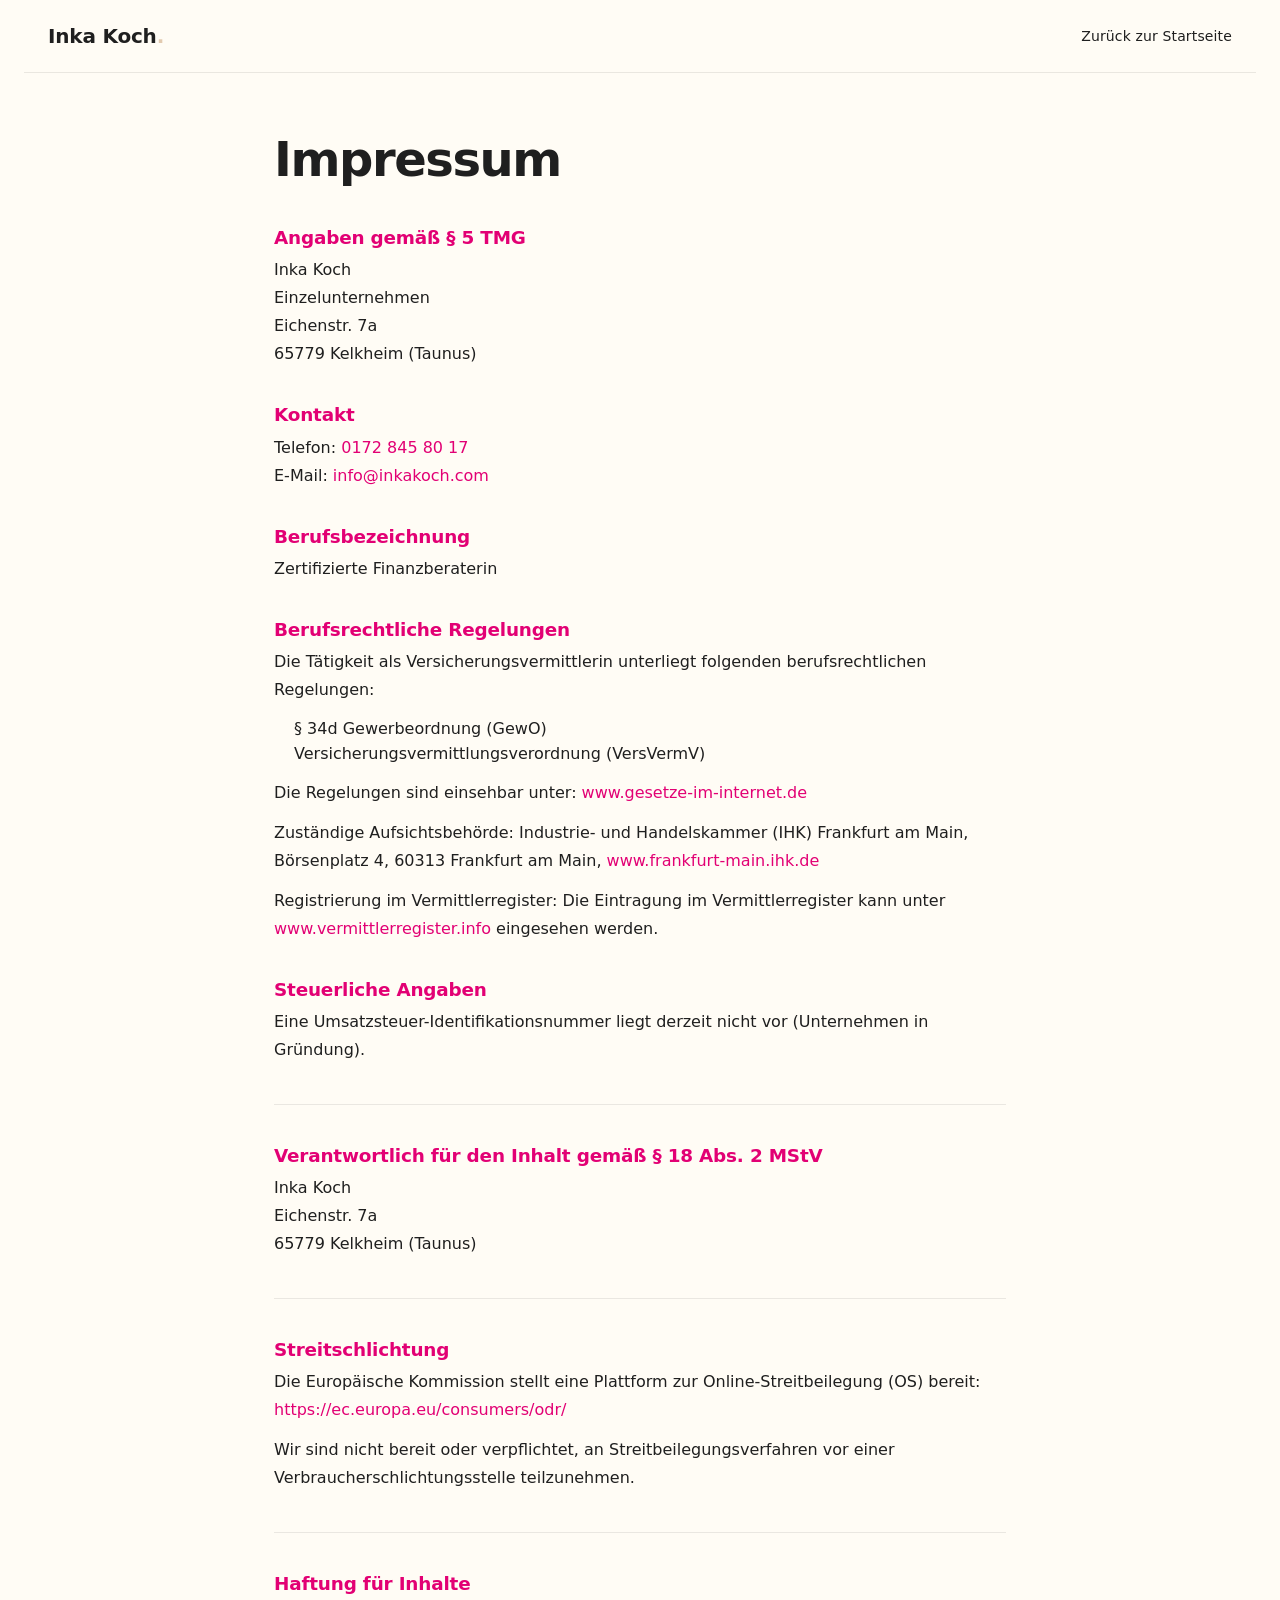
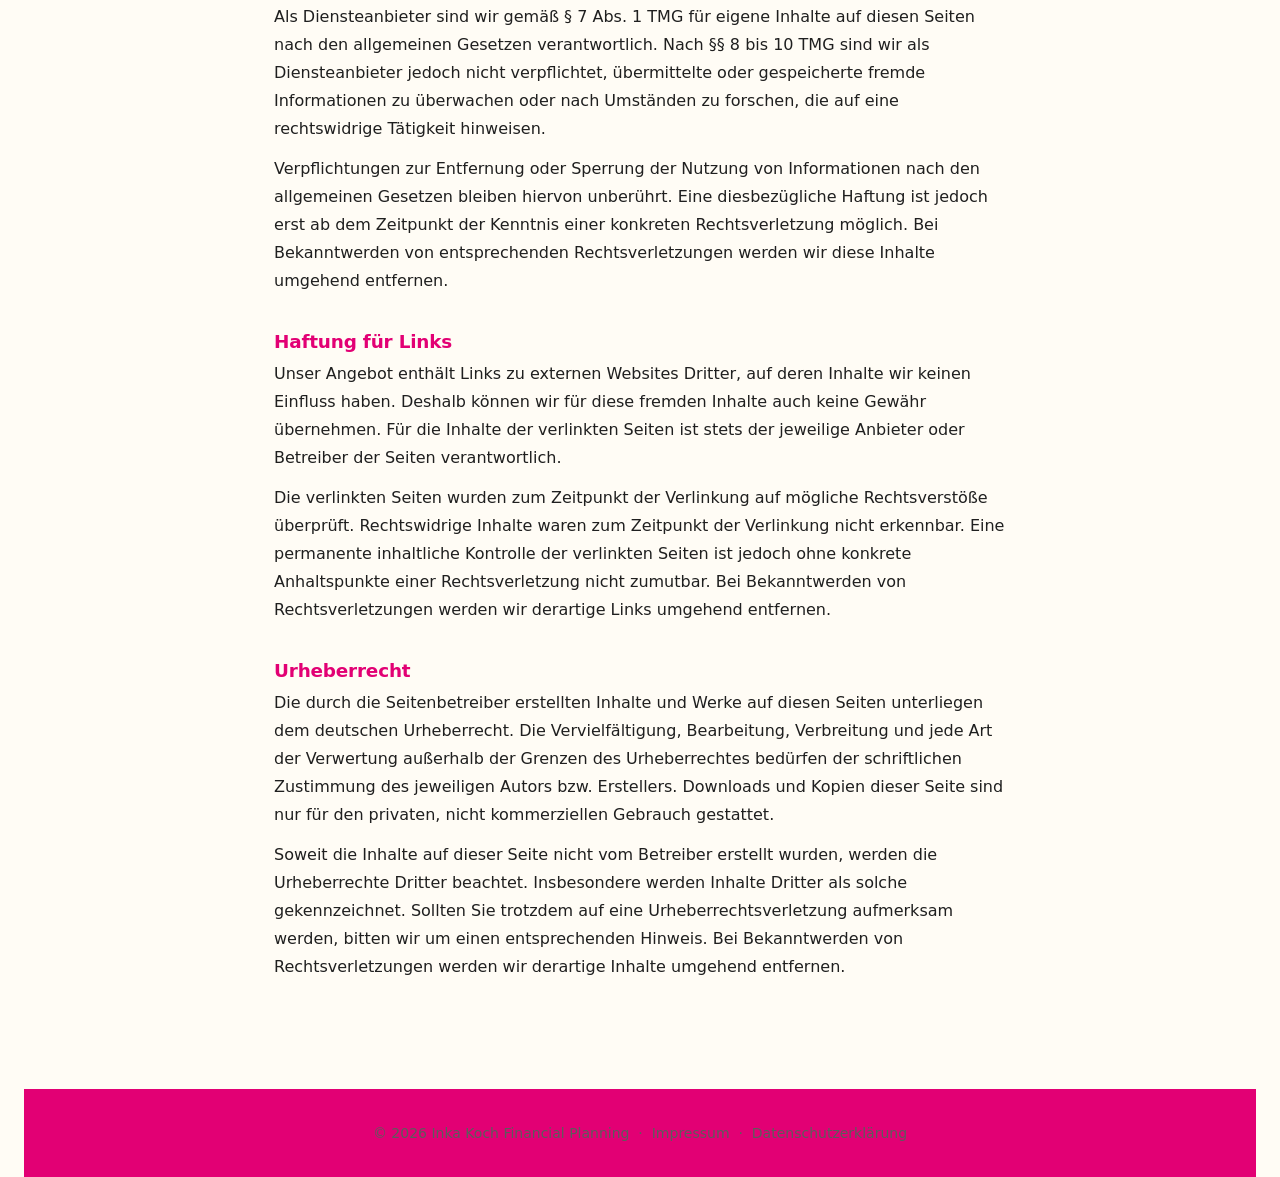
<file: impressum.html>
<!DOCTYPE html>
<html lang="de">
<head>
  <meta charset="UTF-8">
  <meta name="viewport" content="width=device-width, initial-scale=1.0">
  <!-- Favicon & Web Clip -->
  <link rel="icon" type="image/svg+xml" href="favicon.svg">
  <link rel="icon" type="image/png" sizes="32x32" href="assets/img/favicon-32.png">
  <link rel="icon" type="image/png" sizes="16x16" href="assets/img/favicon-16.png">
  <link rel="apple-touch-icon" sizes="180x180" href="assets/img/apple-touch-icon.png">
  <meta name="theme-color" content="#e20074">
  <title>Impressum – Inka Koch Financial Planning</title>
  <meta name="description" content="Impressum und Anbieterkennzeichnung gemäß § 5 TMG für Inka Koch Financial Planning.">
  <meta name="robots" content="noindex, follow">

  <link rel="stylesheet" href="assets/css/styles.css">
  <script type="text/javascript" charset="UTF-8" src="//cdn.cookie-script.com/s/a13606b7302b1c9c69b237a591c49d77.js"></script>
  <style>
    .legal-page { max-width: 780px; margin: 0 auto; padding: calc(68px + 4rem) var(--container-pad-x) 6rem; }
    .legal-page h1 { font-size: clamp(2rem, 4vw, 3rem); font-weight: 800; letter-spacing: -.03em; margin-bottom: 2.5rem; }
    .legal-page h2 { font-size: 1.15rem; font-weight: 700; margin: 2.25rem 0 .5rem; color: var(--color-dark); }
    .legal-page p, .legal-page address { font-size: var(--text-base); line-height: 1.75; color: var(--color-text); font-style: normal; margin: 0 0 .75rem; }
    .legal-page a { color: var(--color-dark); }
    .legal-divider { border: none; border-top: 1px solid var(--color-border-light); margin: 2.5rem 0; }
  </style>
</head>
<body>

  <header class="site-header" id="header">
    <a href="/" class="site-header__logo">Inka Koch<span style="color:var(--color-accent)">.</span></a>
    <nav class="site-header__nav" aria-label="Hauptnavigation">
      <a href="/">Zurück zur Startseite</a>
    </nav>
  </header>

  <main class="legal-page">
    <h1>Impressum</h1>

    <h2>Angaben gemäß § 5 TMG</h2>
    <address>
      Inka Koch<br>
      Einzelunternehmen<br>
      Eichenstr. 7a<br>
      65779 Kelkheim (Taunus)
    </address>

    <h2>Kontakt</h2>
    <p>
      Telefon: <a href="tel:+4917284580017">0172 845 80 17</a><br>
      E-Mail: <a href="mailto:info@inkakoch.com">info@inkakoch.com</a>
    </p>

    <h2>Berufsbezeichnung</h2>
    <p>Zertifizierte Finanzberaterin</p>

    <h2>Berufsrechtliche Regelungen</h2>
    <p>
      Die Tätigkeit als Versicherungsvermittlerin unterliegt folgenden berufsrechtlichen Regelungen:
    </p>
    <ul style="padding-left:1.25rem; margin-bottom:.75rem;">
      <li>§ 34d Gewerbeordnung (GewO)</li>
      <li>Versicherungsvermittlungsverordnung (VersVermV)</li>
    </ul>
    <p>
      Die Regelungen sind einsehbar unter:
      <a href="https://www.gesetze-im-internet.de/gewo/__34d.html" target="_blank" rel="noopener noreferrer">www.gesetze-im-internet.de</a>
    </p>
    <p>
      Zuständige Aufsichtsbehörde: Industrie- und Handelskammer (IHK) Frankfurt am Main,
      Börsenplatz 4, 60313 Frankfurt am Main,
      <a href="https://www.frankfurt-main.ihk.de" target="_blank" rel="noopener noreferrer">www.frankfurt-main.ihk.de</a>
    </p>
    <p>
      Registrierung im Vermittlerregister: Die Eintragung im Vermittlerregister kann unter
      <a href="https://www.vermittlerregister.info" target="_blank" rel="noopener noreferrer">www.vermittlerregister.info</a> eingesehen werden.
    </p>

    <h2>Steuerliche Angaben</h2>
    <p>Eine Umsatzsteuer-Identifikationsnummer liegt derzeit nicht vor (Unternehmen in Gründung).</p>

    <hr class="legal-divider">

    <h2>Verantwortlich für den Inhalt gemäß § 18 Abs. 2 MStV</h2>
    <address>
      Inka Koch<br>
      Eichenstr. 7a<br>
      65779 Kelkheim (Taunus)
    </address>

    <hr class="legal-divider">

    <h2>Streitschlichtung</h2>
    <p>
      Die Europäische Kommission stellt eine Plattform zur Online-Streitbeilegung (OS) bereit:
      <a href="https://ec.europa.eu/consumers/odr/" target="_blank" rel="noopener noreferrer">https://ec.europa.eu/consumers/odr/</a>
    </p>
    <p>Wir sind nicht bereit oder verpflichtet, an Streitbeilegungsverfahren vor einer Verbraucherschlichtungsstelle teilzunehmen.</p>

    <hr class="legal-divider">

    <h2>Haftung für Inhalte</h2>
    <p>Als Diensteanbieter sind wir gemäß § 7 Abs. 1 TMG für eigene Inhalte auf diesen Seiten nach den allgemeinen Gesetzen verantwortlich. Nach §§ 8 bis 10 TMG sind wir als Diensteanbieter jedoch nicht verpflichtet, übermittelte oder gespeicherte fremde Informationen zu überwachen oder nach Umständen zu forschen, die auf eine rechtswidrige Tätigkeit hinweisen.</p>
    <p>Verpflichtungen zur Entfernung oder Sperrung der Nutzung von Informationen nach den allgemeinen Gesetzen bleiben hiervon unberührt. Eine diesbezügliche Haftung ist jedoch erst ab dem Zeitpunkt der Kenntnis einer konkreten Rechtsverletzung möglich. Bei Bekanntwerden von entsprechenden Rechtsverletzungen werden wir diese Inhalte umgehend entfernen.</p>

    <h2>Haftung für Links</h2>
    <p>Unser Angebot enthält Links zu externen Websites Dritter, auf deren Inhalte wir keinen Einfluss haben. Deshalb können wir für diese fremden Inhalte auch keine Gewähr übernehmen. Für die Inhalte der verlinkten Seiten ist stets der jeweilige Anbieter oder Betreiber der Seiten verantwortlich.</p>
    <p>Die verlinkten Seiten wurden zum Zeitpunkt der Verlinkung auf mögliche Rechtsverstöße überprüft. Rechtswidrige Inhalte waren zum Zeitpunkt der Verlinkung nicht erkennbar. Eine permanente inhaltliche Kontrolle der verlinkten Seiten ist jedoch ohne konkrete Anhaltspunkte einer Rechtsverletzung nicht zumutbar. Bei Bekanntwerden von Rechtsverletzungen werden wir derartige Links umgehend entfernen.</p>

    <h2>Urheberrecht</h2>
    <p>Die durch die Seitenbetreiber erstellten Inhalte und Werke auf diesen Seiten unterliegen dem deutschen Urheberrecht. Die Vervielfältigung, Bearbeitung, Verbreitung und jede Art der Verwertung außerhalb der Grenzen des Urheberrechtes bedürfen der schriftlichen Zustimmung des jeweiligen Autors bzw. Erstellers. Downloads und Kopien dieser Seite sind nur für den privaten, nicht kommerziellen Gebrauch gestattet.</p>
    <p>Soweit die Inhalte auf dieser Seite nicht vom Betreiber erstellt wurden, werden die Urheberrechte Dritter beachtet. Insbesondere werden Inhalte Dritter als solche gekennzeichnet. Sollten Sie trotzdem auf eine Urheberrechtsverletzung aufmerksam werden, bitten wir um einen entsprechenden Hinweis. Bei Bekanntwerden von Rechtsverletzungen werden wir derartige Inhalte umgehend entfernen.</p>
  </main>

  <footer class="site-footer">
    <div class="site-footer__inner">
      <p style="text-align:center; font-size: var(--text-sm); color: var(--color-muted-light); padding: 2rem 0;">
        &copy; <span id="footerYear"></span> Inka Koch Financial Planning &nbsp;·&nbsp;
        <a href="impressum.html">Impressum</a> &nbsp;·&nbsp;
        <a href="datenschutz.html">Datenschutzerklärung</a>
      </p>
    </div>
  </footer>
  <script>document.getElementById('footerYear').textContent = new Date().getFullYear();</script>

</body>
</html>
</file>
<file: assets/css/styles.css>
/* ═══════════════════════════════════════════════════════════════════
   DESIGN SYSTEM — Extracted from somervilles.co.uk
   Source of truth for ALL pages, components & layouts in this project
   ═══════════════════════════════════════════════════════════════════ */

/* ── DESIGN TOKENS ──────────────────────────────────────────────── */
:root {
  /* Colors */
  --color-cream:        #FFFCF5;
  --color-dark:         #e20074;
  --color-text:         #1F1F1F;
  --color-accent:       #E2CAAF;
  --color-muted:        #5C5C5C;
  --color-muted-light:  #5C5C5C;
  --color-muted-dark:   #C8C8C8;
  --color-border-light: rgba(31,31,31,.09);
  --color-border-dark:  rgba(255,252,245,.1);

  /* Typography */
  --font-heading:   -apple-system, BlinkMacSystemFont, 'Segoe UI', system-ui, sans-serif;
  --font-body:      -apple-system, BlinkMacSystemFont, 'Segoe UI', system-ui, sans-serif;
  --font-size-base: 16px;
  --line-height:    1.6;

  /* Type Scale */
  --text-xs:   0.72rem;
  --text-sm:   0.875rem;
  --text-base: 1rem;
  --text-md:   1.125rem;
  --text-lg:   1.375rem;
  --text-xl:   1.75rem;
  --text-2xl:  2.25rem;
  --text-3xl:  3rem;
  --text-4xl:  4rem;

  /* Spacing — 8pt grid */
  --space-1:  0.25rem;
  --space-2:  0.5rem;
  --space-3:  0.75rem;
  --space-4:  1rem;
  --space-5:  1.25rem;
  --space-6:  1.5rem;
  --space-8:  2rem;
  --space-10: 2.5rem;
  --space-12: 3rem;
  --space-16: 4rem;
  --space-20: 5rem;
  --space-24: 6rem;
  --space-32: 8rem;

  /* Border Radius */
  --radius-sm:      6px;
  --radius-md:      10px;
  --radius-card:    16px;
  --radius-section: 28px;
  --radius-pill:    100px;

  /* Shadows */
  --shadow-sm: 0 1px 3px rgba(0,0,0,.08), 0 1px 2px rgba(0,0,0,.05);
  --shadow-md: 0 4px 12px rgba(0,0,0,.1),  0 2px 4px rgba(0,0,0,.06);
  --shadow-lg: 0 10px 32px rgba(0,0,0,.14), 0 4px 8px rgba(0,0,0,.08);
  --shadow-xl: 0 20px 60px rgba(0,0,0,.2);

  /* Layout */
  --container-max:   1440px;
  --container-pad-x: 1.5rem;
  --section-pad-y:   clamp(60px, 8vw, 100px);
  --page-margin:     1.5rem;

  /* Transitions */
  --ease:      0.28s ease;
  --ease-slow: 0.5s ease;
  --ease-fast: 0.15s ease;

  /* Z-Index */
  --z-base:     0;
  --z-raised:   10;
  --z-dropdown: 40;
  --z-sticky:   80;
  --z-overlay:  90;
  --z-modal:    100;
  --z-toast:    200;
}

/* ── RESET ───────────────────────────────────────────────────────── */
*, *::before, *::after { box-sizing: border-box; margin: 0; padding: 0; }
html { scroll-behavior: smooth; font-size: var(--font-size-base); }
body { font-family: var(--font-body); background: var(--color-cream); color: var(--color-text); overflow-x: hidden; -webkit-font-smoothing: antialiased; line-height: var(--line-height); padding: 0 var(--page-margin); }
img { max-width: 100%; display: block; }
a { text-decoration: none; color: inherit; }
ul { list-style: none; }
button { cursor: pointer; border: none; background: none; font-family: inherit; touch-action: manipulation; }

/* ── ACCESSIBILITY ───────────────────────────────────────────────── */
.skip-link { position: absolute; top: -100%; left: 1rem; z-index: var(--z-toast); background: var(--color-accent); color: var(--color-cream); padding: .5rem 1.25rem; border-radius: var(--radius-pill); font-weight: 600; font-size: var(--text-sm); transition: top var(--ease-fast); }
.skip-link:focus { top: 1rem; }
:focus-visible { outline: 2px solid var(--color-dark); outline-offset: 3px; border-radius: 3px; }

/* ── LAYOUT ──────────────────────────────────────────────────────── */
.container { max-width: var(--container-max); margin: 0 auto; padding: 0 var(--container-pad-x); }
.section-rad-top    { border-radius: var(--radius-section) var(--radius-section) 0 0; }
.section-rad-bottom { border-radius: 0 0 var(--radius-section) var(--radius-section); }
.section-rad-both   { border-radius: var(--radius-section); }
.bg-cream { background: var(--color-cream); }
.bg-dark  { background: var(--color-dark); }
.section-pad { padding: var(--section-pad-y) 0; }


/* ── TYPOGRAPHY ──────────────────────────────────────────────────── */
h1, h2, h3, h4 { font-family: var(--font-heading); line-height: 1.15; letter-spacing: -.01em; }
h1 { font-size: clamp(var(--text-2xl), 5.5vw, var(--text-4xl)); font-weight: 700; }
h2 { font-size: clamp(var(--text-xl), 3.5vw, var(--text-3xl)); font-weight: 700; }
h3 { font-size: clamp(var(--text-lg), 2vw, var(--text-2xl)); font-weight: 500; }
h4 { font-size: var(--text-md); font-weight: 600; }
p  { line-height: 1.75; }
.label { display: inline-block; font-size: var(--text-xs); font-weight: 600; letter-spacing: .16em; text-transform: uppercase; color: var(--color-accent); }

/* ── BUTTONS ─────────────────────────────────────────────────────── */
.btn { display: inline-flex; align-items: center; gap: .6rem; padding: .9rem 2rem; border-radius: var(--radius-pill); font-family: var(--font-body); font-size: var(--text-sm); font-weight: 500; border: 1.5px solid transparent; cursor: pointer; touch-action: manipulation; transition: all var(--ease); white-space: nowrap; }
.btn--dark  { background: var(--color-dark); color: var(--color-cream); border-color: var(--color-dark); }
.btn--dark:hover  { background: #3a4752; transform: translateY(-1px); }
.btn--light { background: transparent; color: var(--color-cream); border-color: var(--color-border-dark); }
.btn--light:hover { border-color: var(--color-cream); background: rgba(255,252,245,.07); }
/* Animated accent button — icon slides left on hover */
.btn.btn--accent {
  background: var(--color-accent);
  color: var(--color-text);
  border-color: var(--color-accent);
  font-weight: 600;
  position: relative;
  overflow: hidden;
  padding: 0.25rem 3.5rem 0.25rem 1.5rem;
  height: 3rem;
  gap: 0;
  transition: padding 500ms ease;
}
.btn.btn--accent:hover {
  padding: 0.25rem 1.5rem 0.25rem 3.5rem;
  filter: none;
  transform: none;
}
.btn--accent__text {
  position: relative;
  z-index: 1;
  pointer-events: none;
}
.btn--accent__icon {
  position: absolute;
  top: 50%;
  right: 0.25rem;
  width: 2.5rem;
  height: 2.5rem;
  margin-top: -1.25rem;
  background: var(--color-text);
  color: var(--color-cream);
  border-radius: 50%;
  display: flex;
  align-items: center;
  justify-content: center;
  flex-shrink: 0;
  transition: right 500ms ease, transform 500ms ease;
}
.btn--accent:hover .btn--accent__icon {
  right: calc(100% - 2.75rem);
  transform: rotate(45deg);
}
.btn__arrow { display: inline-flex; transition: transform var(--ease); }
.btn:hover .btn__arrow { transform: translateX(4px); }

/* ── CARDS ───────────────────────────────────────────────────────── */
.card { border-radius: var(--radius-card); overflow: hidden; transition: transform var(--ease), box-shadow var(--ease); }
.card--dark  { background: rgba(255,252,245,.04); border: 1px solid var(--color-border-dark); }
.card--dark:hover  { background: rgba(255,252,245,.07); border-color: rgba(255,252,245,.15); }
.card--light { background: var(--color-cream); border: 1px solid var(--color-border-light); box-shadow: var(--shadow-sm); }
.card--light:hover { box-shadow: var(--shadow-md); transform: translateY(-2px); }

/* ── NAVIGATION ──────────────────────────────────────────────────── */
.site-header { position: fixed; top: 0; left: var(--page-margin); right: var(--page-margin); z-index: var(--z-sticky); display: flex; align-items: center; justify-content: space-between; padding: 1.25rem var(--container-pad-x); background: var(--color-cream); box-shadow: 0 1px 0 var(--color-border-light); }
.site-header__logo { font-family: var(--font-heading); font-size: 1.25rem; font-weight: 700; color: var(--color-text); text-decoration: none; letter-spacing: -.01em; }
.site-header__nav { display: flex; gap: 2rem; }
.site-header__nav a { font-size: var(--text-sm); color: var(--color-text); letter-spacing: .01em; text-decoration: none; transition: opacity var(--ease); }
.site-header__nav a:hover { opacity: .5; }
.nav-badge { display: inline-flex; align-items: center; justify-content: center; width: 16px; height: 16px; border-radius: 50%; background: var(--color-accent); color: var(--color-cream); font-size: 9px; font-weight: 700; margin-left: 4px; }
/* Hamburger */
.hamburger { display: none; flex-direction: column; justify-content: center; gap: 5px; width: 36px; height: 36px; padding: 4px; cursor: pointer; background: none; border: none; z-index: calc(var(--z-sticky) + 1); position: relative; }
.hamburger__line { display: block; height: 1.5px; width: 22px; border-radius: 2px; background: var(--color-dark); transition: transform 0.35s ease, opacity 0.35s ease, width 0.35s ease; }
.hamburger.is-open .hamburger__line:nth-child(1) { transform: translateY(6.5px) rotate(45deg); }
.hamburger.is-open .hamburger__line:nth-child(2) { opacity: 0; width: 0; }
.hamburger.is-open .hamburger__line:nth-child(3) { transform: translateY(-6.5px) rotate(-45deg); }

/* Mobile menu overlay */
.mobile-menu { position: fixed; inset: 0; z-index: var(--z-overlay); display: flex; flex-direction: column; background: var(--color-dark); padding: 7rem var(--container-pad-x) 3rem; transform: translateX(100%); transition: transform 0.45s cubic-bezier(0.76, 0, 0.24, 1); pointer-events: none; }
.mobile-menu.is-open { transform: translateX(0); pointer-events: all; }
.mobile-menu__nav { display: flex; flex-direction: column; gap: 0; flex: 1; }
.mobile-menu__nav a { font-family: var(--font-heading); font-size: clamp(2rem, 8vw, 3.5rem); font-weight: 700; color: var(--color-cream); text-decoration: none; letter-spacing: -.02em; line-height: 1.15; padding: .5rem 0; border-bottom: 1px solid var(--color-border-dark); opacity: 0; transform: translateY(20px); transition: opacity 0.4s ease, transform 0.4s ease, color 0.2s ease; }
.mobile-menu.is-open .mobile-menu__nav a:nth-child(1) { transition-delay: 0.1s; opacity: 1; transform: none; }
.mobile-menu.is-open .mobile-menu__nav a:nth-child(2) { transition-delay: 0.15s; opacity: 1; transform: none; }
.mobile-menu.is-open .mobile-menu__nav a:nth-child(3) { transition-delay: 0.2s; opacity: 1; transform: none; }
.mobile-menu.is-open .mobile-menu__nav a:nth-child(4) { transition-delay: 0.25s; opacity: 1; transform: none; }
.mobile-menu.is-open .mobile-menu__nav a:nth-child(5) { transition-delay: 0.3s; opacity: 1; transform: none; }
.mobile-menu__nav a:hover { color: var(--color-accent); }
.mobile-menu__close { position: absolute; top: 1.5rem; right: var(--container-pad-x); background: none; border: none; color: var(--color-cream); cursor: pointer; padding: .5rem; opacity: .6; transition: opacity var(--ease); }
.mobile-menu__close:hover { opacity: 1; }
.mobile-menu__footer { padding-top: 2.5rem; }
.mobile-menu__footer .btn { width: 100%; justify-content: center; }

/* Responsive */
@media (max-width: 768px) {
  .site-header__nav { display: none; }
  .hamburger { display: flex; }
}
body.menu-open { overflow: hidden; }

/* ── HERO ────────────────────────────────────────────────────────── */
.hero { position: relative; display: flex; align-items: center; border-radius: var(--radius-section) var(--radius-section) 0 0; margin-top: calc(var(--z-sticky) * 1px + 1.5rem); overflow: hidden; margin-top: calc(68px + 1.5rem); }
.hero__bg { position: absolute; inset: 0; background: url('../img/hero-bg.webp') center/cover no-repeat; z-index: 0; filter: grayscale(1); }
.hero__bg::after { content: ''; position: absolute; inset: 0; background: rgba(255,255,255,.90); }
.hero .btn--light { color: var(--color-text); border-color: rgba(31,31,31,.25); }
.hero .btn--light:hover { border-color: var(--color-text); background: rgba(31,31,31,.05); }
.hero__inner { position: relative; z-index: 1; width: 100%; max-width: var(--container-max); margin: 0 auto; padding: 1.5rem var(--container-pad-x); display: grid; grid-template-columns: 1fr 2fr; gap: 4rem; align-items: center; }
.hero__text { display: flex; flex-direction: column; gap: .85rem; justify-content: center; }
.hero__title { font-size: clamp(3rem, 6.5vw, 5.5rem); font-weight: 800; color: var(--color-text); line-height: .95; letter-spacing: -.03em; margin: 0; }
.hero__title-name { display: block; font-weight: 400; font-size: .55em; letter-spacing: -.01em; opacity: .9; margin-bottom: .1em; }
.hero__desc { color: rgba(31,31,31,.65); font-size: var(--text-base); line-height: 1.5; max-width: 440px; margin: 0; }
.hero__footer { display: flex; align-items: center; gap: 2rem; flex-wrap: wrap; }
.hero__rating { display: flex; align-items: center; gap: .5rem; }
.hero__rating-pin { color: #e05a2b; display: flex; align-items: center; }
.hero__rating-name { font-size: var(--text-sm); font-weight: 600; color: var(--color-text); }
.hero__stars { color: #d4a000; font-size: .9rem; letter-spacing: 2px; }
.hero__collage { display: flex; justify-content: flex-end; align-items: center; }
.hero__collage img { max-width: 100%; height: auto; filter: drop-shadow(0 30px 60px rgba(0,0,0,.5)); }

@media (max-width: 900px) {
  .hero__inner { grid-template-columns: 1fr; }
  .hero__collage { justify-content: center; }
  .hero__collage img { max-width: 85%; }
}

/* ── VALUE PROP ──────────────────────────────────────────────────── */
.value-prop { background: var(--color-cream); border-top: 1px solid rgba(226,202,175,.5); border-bottom: 1px solid rgba(226,202,175,.5); }
.value-prop__inner { max-width: var(--container-max); margin: 0 auto; display: grid; grid-template-columns: 1px 1fr 1px 1fr 1px; align-items: stretch; }
.value-prop__line { background: rgba(226,202,175,.4); margin-top: -20px; margin-bottom: -20px; }
.value-prop__left { position: relative; padding: clamp(3rem, 6vw, 5rem) clamp(2rem, 4vw, 3.5rem) clamp(3rem, 6vw, 5rem) var(--container-pad-x); }
.value-prop__deco { position: absolute; top: -20px; left: 0; width: 50%; height: calc(100% + 20px); background: linear-gradient(0deg, rgba(226,202,175,.18) 0%, rgba(226,202,175,0) 100%); pointer-events: none; }
.value-prop__title { font-family: var(--font-heading); font-size: clamp(1.75rem, 3vw, 2.5rem); font-weight: 400; line-height: 1.2; letter-spacing: -.02em; color: var(--color-text); margin-bottom: 2.25rem; max-width: 66%; }
.value-prop__right { padding: clamp(3rem, 6vw, 5rem) var(--container-pad-x) clamp(3rem, 6vw, 5rem) clamp(2rem, 4vw, 3.5rem); background: rgba(226,202,175,.06); }
.value-prop__video { border-radius: var(--radius-card); overflow: hidden; box-shadow: var(--shadow-lg); aspect-ratio: 16/9; background: var(--color-dark); }
.value-prop__video iframe { width: 100%; height: 100%; border: none; display: block; }
.video-facade { position: relative; width: 100%; height: 100%; cursor: pointer; }
.video-facade img { width: 100%; height: 100%; object-fit: cover; display: block; }
.video-facade__play { position: absolute; inset: 0; margin: auto; width: 72px; height: 72px; border-radius: 50%; background: rgba(255,255,255,.92); border: none; cursor: pointer; display: flex; align-items: center; justify-content: center; color: var(--color-dark); box-shadow: 0 8px 32px rgba(0,0,0,.25); transition: transform .2s, box-shadow .2s; }
.video-facade__play:hover { transform: scale(1.1); box-shadow: 0 12px 40px rgba(0,0,0,.35); }
.video-facade__play svg { margin-left: 4px; }
.video-blocked { display: none; position: absolute; inset: 0; background: rgba(15,15,15,.82); backdrop-filter: blur(6px); flex-direction: column; align-items: center; justify-content: center; text-align: center; gap: .75rem; padding: 2rem; color: #fff; border-radius: var(--radius-card); }
.video-blocked svg { opacity: .7; flex-shrink: 0; }
.video-blocked p { font-size: var(--text-sm); line-height: 1.5; margin: 0; max-width: 28ch; opacity: .85; }
.video-blocked__btn { background: var(--color-dark); color: #fff; border: none; border-radius: var(--radius-pill); padding: .6rem 1.25rem; font-size: var(--text-sm); font-weight: 600; cursor: pointer; transition: opacity .2s; }
.video-blocked__btn:hover { opacity: .85; }
.video-blocked__hint { font-size: .7rem; opacity: .5; }

@media (max-width: 768px) {
  .value-prop__inner { grid-template-columns: 1px 1fr 1px; }
  .value-prop__left { grid-column: 2; padding: 3rem var(--container-pad-x) 2rem; }
  .value-prop__right { grid-column: 2; padding: 2rem var(--container-pad-x) 3rem; }
  .value-prop__inner .value-prop__line:last-child { display: none; }
}

/* ── COURSES ─────────────────────────────────────────────────────── */
.courses { background: var(--color-cream); padding: var(--section-pad-y) 0; border-top: 1px solid var(--color-border-light); scroll-margin-top: calc(68px + 1.5rem); }
.courses__inner { max-width: var(--container-max); margin: 0 auto; padding: 0 var(--container-pad-x); }
.courses__header { display: flex; align-items: flex-end; justify-content: space-between; margin-bottom: 3rem; gap: 2rem; }
.courses__title { font-size: clamp(1.75rem, 3vw, 2.5rem); font-weight: 700; color: var(--color-text); margin-top: .5rem; }
.courses__subtitle { font-size: var(--text-sm); color: var(--color-muted); white-space: nowrap; padding-bottom: .25rem; }

/* ── DAY PACKAGE BANNER ──────────────────────────────────────────── */
.day-package { display: grid; grid-template-columns: 1fr auto; gap: 2.5rem; align-items: center; background: var(--color-dark); border-radius: var(--radius-card); padding: 2rem 2.5rem; margin-bottom: 2.5rem; position: relative; overflow: hidden; }
.day-package::before { content: ''; position: absolute; inset: 0; background: linear-gradient(135deg, rgba(255,255,255,.06) 0%, transparent 60%); pointer-events: none; }
.day-package__left { display: flex; flex-direction: column; gap: .85rem; }
.day-package__badge { display: inline-flex; align-self: flex-start; font-size: var(--text-xs); font-weight: 700; letter-spacing: .1em; text-transform: uppercase; background: var(--color-accent); color: var(--color-dark); border-radius: var(--radius-pill); padding: .25rem .85rem; }
.day-package__title { font-family: var(--font-heading); font-size: clamp(1.25rem, 2vw, 1.75rem); font-weight: 700; color: var(--color-cream); line-height: 1.2; margin: 0; letter-spacing: -.02em; }
.day-package__desc { font-size: var(--text-sm); color: rgba(255,252,245,.6); line-height: 1.7; margin: 0; max-width: 55ch; }
.day-package__meta { display: flex; gap: 1.5rem; flex-wrap: wrap; }
.day-package__time, .day-package__lessons, .day-package__days { display: flex; align-items: center; gap: .4rem; font-size: var(--text-xs); font-weight: 600; color: var(--color-accent); }
.day-package__right { display: flex; flex-direction: column; align-items: flex-end; gap: 1.25rem; flex-shrink: 0; }
.day-package__pricing { display: flex; flex-direction: column; align-items: flex-end; gap: .35rem; }
.day-package__compare { font-size: var(--text-xs); color: rgba(255,252,245,.4); text-decoration: line-through; }
.day-package__price { font-family: var(--font-heading); font-size: clamp(2rem, 3vw, 2.75rem); font-weight: 800; color: var(--color-cream); letter-spacing: -.03em; line-height: 1; }
.day-package__saving { font-size: var(--text-xs); font-weight: 600; color: rgba(255,252,245,.5); }

@media (max-width: 768px) {
  .day-package { grid-template-columns: 1fr; gap: 2rem; padding: 1.75rem; }
  .day-package__right { align-items: flex-start; }
  .day-package__pricing { align-items: flex-start; }
}

.course-list { list-style: none; margin: 0; padding: 0; }
.course-item { display: grid; grid-template-columns: 2rem 1.5rem 1fr auto auto auto auto; align-items: center; gap: 1rem; padding: 1.1rem 0; border-bottom: 1px solid var(--color-border-light); transition: background var(--ease); }
/* col order: num | icon | title | mins | duration | btn | price */
.course-item:first-child { border-top: 1px solid var(--color-border-light); }
.course-item:hover { background: rgba(226,0,116,.03); margin: 0 -1rem; padding-left: 1rem; padding-right: 1rem; border-radius: var(--radius-sm); }
.course-item__num { font-size: var(--text-xs); font-weight: 600; color: var(--color-muted); letter-spacing: .05em; }
.course-item__icon { color: var(--color-accent); display: flex; align-items: center; }
.course-item__title { font-size: var(--text-base); color: var(--color-text); font-weight: 400; }
.course-item__btn { display: inline-flex; align-items: center; gap: .4rem; font-size: var(--text-xs); font-weight: 600; color: var(--color-text); background: rgba(226,202,175,.2); border: 1px solid rgba(226,202,175,.5); border-radius: var(--radius-pill); padding: .4rem 1rem; white-space: nowrap; text-decoration: none; transition: background var(--ease), border-color var(--ease); }
.course-item__btn:hover { background: var(--color-accent); border-color: var(--color-accent); }
.course-item__duration { font-size: var(--text-sm); color: var(--color-muted-light); font-variant-numeric: tabular-nums; text-align: right; min-width: 5rem; display: flex; align-items: center; gap: .4rem; justify-content: flex-end; }
.course-item__day { font-size: var(--text-xs); font-weight: 600; background: rgba(226,0,116,.08); color: var(--color-dark); border-radius: var(--radius-sm); padding: .15rem .4rem; letter-spacing: .03em; }
.course-item__mins { font-size: var(--text-xs); font-weight: 600; background: rgba(226,202,175,.2); color: var(--color-muted-light); border-radius: var(--radius-sm); padding: .15rem .5rem; white-space: nowrap; }
.course-item__price { font-size: var(--text-sm); font-weight: 700; color: var(--color-text); white-space: nowrap; }

@media (max-width: 640px) {
  .course-item { grid-template-columns: 1.5rem 1fr; gap: .5rem .75rem; }
  .course-item__num { display: none; }
  .course-item__icon { grid-row: 1; grid-column: 1; align-self: start; margin-top: .15rem; }
  .course-item__title { grid-row: 1; grid-column: 2; }
  .course-item__mins { grid-row: 2; grid-column: 2; justify-self: start; }
  .course-item__duration { grid-row: 3; grid-column: 2; justify-content: flex-start; min-width: unset; }
  .course-item__btn { grid-row: 4; grid-column: 2; justify-self: start; }
  .course-item__price { grid-row: 5; grid-column: 2; justify-self: start; font-size: var(--text-sm); }
  .courses__header { flex-direction: column; align-items: flex-start; }
}

.course-footer-note { display: flex; align-items: center; gap: .6rem; margin-top: 1.75rem; padding: 1rem 1.25rem; background: rgba(226,0,116,.05); border: 1px solid rgba(226,0,116,.15); border-radius: var(--radius-md); font-size: var(--text-sm); color: var(--color-muted-light); line-height: 1.6; }
.course-footer-note svg { flex-shrink: 0; color: var(--color-dark); }
.course-footer-note strong { color: var(--color-text); }
.course-footer-note a { color: var(--color-dark); font-weight: 600; text-underline-offset: 2px; }

/* ── CTA SECTION ─────────────────────────────────────────────────── */
.cta-section { background: var(--color-dark); border-radius: var(--radius-section); padding: 3rem 1.5rem; scroll-margin-top: calc(68px + 1.5rem); }
.cta-section__inner { max-width: var(--container-max); margin: 0 auto; display: grid; grid-template-columns: 1fr 1fr; gap: 5rem; align-items: center; }
.cta-section__text { display: flex; flex-direction: column; gap: 1.5rem; }
.cta-section__text .label { color: var(--color-accent); }
.cta-section__title { font-size: clamp(2rem, 4vw, 3rem); font-weight: 700; color: var(--color-cream); line-height: 1.15; letter-spacing: -.02em; margin: 0; }
.cta-section__desc { font-size: var(--text-base); color: rgba(255,252,245,.65); line-height: 1.75; margin: 0; }
.cta-section__actions { display: flex; gap: 1rem; flex-wrap: wrap; align-items: center; }
.benefit-list { list-style: none; margin: 0; padding: 0; display: flex; flex-direction: column; gap: 1rem; }
.benefit-list__item { display: flex; align-items: flex-start; gap: .85rem; font-size: var(--text-base); color: rgba(255,252,245,.8); line-height: 1.6; }
.benefit-list__icon { flex-shrink: 0; width: 1.5rem; height: 1.5rem; background: rgba(226,202,175,.15); border: 1px solid rgba(226,202,175,.3); border-radius: 50%; display: flex; align-items: center; justify-content: center; color: var(--color-accent); margin-top: .05rem; }

@media (max-width: 768px) {
  .cta-section__inner { grid-template-columns: 1fr; gap: 2.5rem; }
}

/* ── TESTIMONIALS ────────────────────────────────────────────────── */
.testimonials { background: var(--color-cream); padding: var(--section-pad-y) 0; border-top: 1px solid var(--color-border-light); scroll-margin-top: calc(68px + 1.5rem); }
.testimonials__inner { max-width: var(--container-max); margin: 0 auto; padding: 0 var(--container-pad-x); }
.testimonials__header { display: flex; align-items: flex-end; justify-content: space-between; margin-bottom: 2.5rem; gap: 2rem; }
.testimonials__title { font-size: clamp(1.75rem, 3vw, 2.5rem); font-weight: 700; color: var(--color-text); margin-top: .5rem; }
.testimonials__nav { display: flex; gap: .5rem; }
.testimonials__btn { width: 2.75rem; height: 2.75rem; border-radius: 50%; border: 1.5px solid var(--color-border-light); background: var(--color-cream); color: var(--color-text); display: flex; align-items: center; justify-content: center; cursor: pointer; transition: background var(--ease), border-color var(--ease); flex-shrink: 0; }
.testimonials__btn:hover { background: var(--color-dark); color: var(--color-cream); border-color: var(--color-dark); }
.testimonials__btn:disabled { opacity: .3; cursor: default; }
.testimonials__viewport { overflow: hidden; }
.testimonials__track { display: flex; gap: 1.5rem; transition: transform 0.5s cubic-bezier(0.25, 0.46, 0.45, 0.94); will-change: transform; }
.tcard { flex: 0 0 calc((100% - 3rem) / 3); min-width: 0; background: #fff; border: 1px solid var(--color-border-light); border-radius: var(--radius-card); padding: 2rem; display: flex; flex-direction: column; gap: 1rem; box-shadow: var(--shadow-sm); }
.tcard__stars { color: #f5a623; font-size: 1rem; display: flex; align-items: center; gap: .5rem; }
.tcard__score { font-size: var(--text-sm); font-weight: 700; color: var(--color-text); }
.tcard__meta { font-size: var(--text-xs); color: var(--color-muted); }
.tcard__title { font-family: var(--font-heading); font-size: var(--text-base); font-weight: 600; color: var(--color-text); line-height: 1.4; margin: 0; }
.tcard__text { font-size: var(--text-sm); color: var(--color-text); line-height: 1.7; opacity: .75; flex: 1; margin: 0; }
.tcard__badge { display: inline-flex; align-items: center; gap: .35rem; font-size: var(--text-xs); font-weight: 600; color: #2e7d52; background: rgba(46,125,82,.08); border-radius: var(--radius-pill); padding: .3rem .75rem; align-self: flex-start; margin-top: auto; }
.testimonials__dots { display: flex; gap: .5rem; justify-content: center; margin-top: 2rem; }
.testimonials__dot { width: 8px; height: 8px; border-radius: 50%; background: var(--color-border-light); border: none; cursor: pointer; padding: 0; transition: background var(--ease), transform var(--ease); }
.testimonials__dot.active { background: var(--color-dark); transform: scale(1.3); }

@media (max-width: 900px) {
  .tcard { flex: 0 0 calc((100% - 1.5rem) / 2); }
}
@media (max-width: 580px) {
  .tcard { flex: 0 0 100%; }
  .testimonials__header { flex-direction: column; align-items: flex-start; }
}

/* ── FORMS ───────────────────────────────────────────────────────── */
.form-dark { background: var(--color-dark); border-radius: var(--radius-card); padding: var(--space-10); }
.field { display: flex; flex-direction: column; gap: .35rem; margin-bottom: var(--space-4); }
.field label { font-size: var(--text-xs); font-weight: 600; letter-spacing: .13em; text-transform: uppercase; color: var(--color-muted-light); }
.field input, .field textarea, .field select { background: rgba(255,252,245,.06); border: 1.5px solid var(--color-border-dark); border-radius: var(--radius-md); padding: .85rem 1rem; color: var(--color-cream); font-family: var(--font-body); font-size: var(--text-base); width: 100%; outline: none; transition: border-color var(--ease), background var(--ease); -webkit-appearance: none; }
.field input::placeholder, .field textarea::placeholder { color: rgba(255,252,245,.2); }
.field input:focus, .field textarea:focus, .field select:focus { border-color: var(--color-accent); background: rgba(255,252,245,.04); }
.field textarea { resize: vertical; min-height: 120px; }

/* ── FLOATING CTA ────────────────────────────────────────────────── */
.floating-cta { position: fixed; bottom: 2rem; right: 2rem; z-index: var(--z-overlay); display: inline-flex; align-items: center; gap: .6rem; padding: .7rem 1.25rem; border-radius: var(--radius-pill); background: var(--color-dark); color: var(--color-cream); font-size: var(--text-sm); font-weight: 600; box-shadow: var(--shadow-lg); opacity: 0; pointer-events: none; transform: translateY(12px); transition: opacity var(--ease), transform var(--ease); }
.floating-cta.is-visible { opacity: 1; pointer-events: auto; transform: translateY(0); }

/* ── REVEAL ANIMATION ────────────────────────────────────────────── */
.reveal { opacity: 0; transform: translateY(24px); transition: opacity .6s ease, transform .6s ease; }
.reveal.in-view { opacity: 1; transform: translateY(0); }
.reveal-delay-1 { transition-delay: .1s; }
.reveal-delay-2 { transition-delay: .2s; }
.reveal-delay-3 { transition-delay: .3s; }
@media (prefers-reduced-motion: reduce) {
  *, *::before, *::after { animation-duration: .01ms !important; transition-duration: .01ms; }
  .reveal { opacity: 1; transform: none; }
}

/* ── TESTIMONIAL ─────────────────────────────────────────────────── */
.testimonial {
  border-radius: var(--radius-card); padding: 2rem;
  background: rgba(255,252,245,.04); border: 1px solid var(--color-border-dark);
}
.testimonial__quote {
  font-family: var(--font-heading); font-size: var(--text-lg);
  font-weight: 400; color: var(--color-cream); line-height: 1.55; margin-bottom: 1.5rem;
}
.testimonial__quote::before { content: "\201C"; color: var(--color-accent); }
.testimonial__quote::after  { content: "\201D"; color: var(--color-accent); }
.testimonial__author { display: flex; align-items: center; gap: .85rem; }
.testimonial__avatar {
  width: 44px; height: 44px; border-radius: 50%; overflow: hidden;
  background: rgba(255,252,245,.1); flex-shrink: 0;
}
.testimonial__avatar img { width: 100%; height: 100%; object-fit: cover; }
.testimonial__name { font-size: var(--text-sm); font-weight: 600; color: var(--color-cream); }
.testimonial__role { font-size: var(--text-xs); color: rgba(255,252,245,.45); margin-top: .15rem; }

/* ── CONTACT SECTION — splitscreen, right visual bleeds to edge ──── */
.contact { border-top: 1px solid var(--color-border-light); scroll-margin-top: calc(68px + 1.5rem); overflow: hidden; }
.contact__split { max-width: var(--container-max); margin: 0 auto; display: grid; grid-template-columns: 1fr 1fr; min-height: 620px; }

/* Left: content */
.contact__content { display: flex; flex-direction: column; justify-content: center; gap: 2.5rem; padding: var(--section-pad-y) var(--container-pad-x); background: var(--color-cream); }
.contact__title { font-size: clamp(2rem, 3vw, 2.75rem); font-weight: 700; color: var(--color-text); line-height: 1.15; letter-spacing: -.02em; margin: 0; max-width: 66%; }
.contact__desc { font-size: var(--text-base); color: var(--color-muted-light); line-height: 1.75; margin: 0; max-width: 42ch; }

/* Contact info list */
.contact-info { display: flex; flex-direction: column; gap: 1.75rem; }
.contact-info__item { display: flex; align-items: flex-start; gap: .85rem; }
.contact-info__icon { flex-shrink: 0; width: 1.25rem; display: flex; align-items: flex-start; justify-content: center; color: var(--color-accent); margin-top: .1rem; }
.contact-info__label { font-size: var(--text-xs); font-weight: 600; letter-spacing: .1em; text-transform: uppercase; color: var(--color-muted-light); margin-bottom: .25rem; }
.contact-info__value { font-size: var(--text-md); color: var(--color-text); font-weight: 500; line-height: 1.6; }
.contact-info__value a { color: var(--color-text); transition: color var(--ease); }
.contact-info__value a:hover { color: var(--color-accent); }

/* Right: visual — full bleed, no padding */
.contact__visual { position: relative; overflow: hidden; background: linear-gradient(160deg, rgba(226,202,175,.35) 0%, rgba(226,0,116,.25) 100%); display: flex; align-items: center; justify-content: center; margin-right: calc(-1 * max(var(--page-margin), (100vw - var(--container-max)) / 2 + var(--page-margin))); }
.contact__visual img { position: absolute; inset: 0; width: 100%; height: 100%; object-fit: cover; object-position: right center; }
.contact__visual-placeholder { display: flex; flex-direction: column; align-items: center; gap: .85rem; color: rgba(226,0,116,.35); pointer-events: none; }
.contact__visual-placeholder span { font-size: var(--text-xs); font-weight: 600; letter-spacing: .12em; text-transform: uppercase; }

/* ── CONTACT MODAL ───────────────────────────────────────────────── */
.contact-modal { position: fixed; inset: 0; z-index: var(--z-modal); display: flex; align-items: center; justify-content: center; padding: 1.5rem; opacity: 0; pointer-events: none; transition: opacity 0.3s ease; }
.contact-modal.is-open { opacity: 1; pointer-events: all; }
.contact-modal__backdrop { position: absolute; inset: 0; background: rgba(226,0,116,.75); backdrop-filter: blur(6px); -webkit-backdrop-filter: blur(6px); }
.contact-modal__card { position: relative; z-index: 1; background: var(--color-cream); border-radius: var(--radius-card); padding: 2.5rem; width: 100%; max-width: 540px; max-height: 92vh; overflow-y: auto; transform: translateY(24px); transition: transform 0.35s cubic-bezier(0.34, 1.2, 0.64, 1); }
.contact-modal.is-open .contact-modal__card { transform: translateY(0); }
.contact-modal__header { display: flex; align-items: center; justify-content: space-between; margin-bottom: 2rem; }
.contact-modal__title { font-family: var(--font-heading); font-size: var(--text-xl); font-weight: 600; color: var(--color-text); margin: 0; }
.contact-modal__close { width: 2.25rem; height: 2.25rem; border-radius: 50%; background: rgba(31,31,31,.08); color: var(--color-text); display: flex; align-items: center; justify-content: center; transition: background var(--ease); flex-shrink: 0; }
.contact-modal__close:hover { background: rgba(31,31,31,.14); }

/* Form inside modal */
.contact-form { display: flex; flex-direction: column; gap: 1.15rem; }
.contact-form .field { margin-bottom: 0; display: flex; flex-direction: column; gap: .35rem; }
.contact-form .field label { font-size: var(--text-xs); font-weight: 600; letter-spacing: .1em; text-transform: uppercase; color: var(--color-muted-light); }
.contact-form .field input,
.contact-form .field textarea { background: #fff; border: 1.5px solid var(--color-border-light); border-radius: var(--radius-md); padding: .85rem 1rem; color: var(--color-text); font-family: var(--font-body); font-size: var(--text-base); width: 100%; outline: none; transition: border-color var(--ease), box-shadow var(--ease); -webkit-appearance: none; }
.contact-form .field input::placeholder,
.contact-form .field textarea::placeholder { color: rgba(226,0,116,.3); }
.contact-form .field input:focus,
.contact-form .field textarea:focus { border-color: var(--color-accent); box-shadow: 0 0 0 3px rgba(226,202,175,.25); }
.contact-form .field textarea { resize: vertical; min-height: 130px; }
.contact-form__row { display: grid; grid-template-columns: 1fr 1fr; gap: 1rem; }
.contact-form__dsgvo { display: flex; align-items: flex-start; gap: .75rem; }
.contact-form__dsgvo input[type="checkbox"] { flex-shrink: 0; width: 1.1rem; height: 1.1rem; margin-top: .15rem; accent-color: var(--color-accent); cursor: pointer; }
.contact-form__dsgvo label { font-size: var(--text-xs); color: var(--color-muted-light); line-height: 1.6; cursor: pointer; }
.contact-form__dsgvo a { color: var(--color-text); text-decoration: underline; text-underline-offset: 2px; }
.contact-form__submit { margin-top: .5rem; }
.field__error { display: none; font-size: var(--text-xs); color: #d0021b; margin-top: .35rem; }
.field input.is-invalid, .field textarea.is-invalid { border-color: #d0021b; background: rgba(208,2,27,.04); }
#error-dsgvo { display: none; font-size: var(--text-xs); color: #d0021b; margin-top: .25rem; }
.form-feedback--error { display: none; font-size: var(--text-sm); color: #d0021b; background: rgba(208,2,27,.06); border: 1px solid rgba(208,2,27,.2); border-radius: var(--radius-md); padding: .75rem 1rem; margin-top: .75rem; }
.form-success { display: none; flex-direction: column; align-items: center; justify-content: center; text-align: center; gap: 1rem; padding: 3rem 1.5rem; }
.form-success svg { color: #22c55e; }
.form-success h3 { font-size: 1.25rem; font-weight: 700; margin: 0; }
.form-success p { color: var(--color-muted-light); margin: 0; font-size: var(--text-sm); }

@media (max-width: 860px) {
  .contact__visual { margin-right: 0; }
  .contact__split { grid-template-columns: 1fr; }
  .contact__visual { min-height: 280px; }
  .contact__content { padding: var(--section-pad-y) var(--container-pad-x); }
}
@media (max-width: 580px) {
  .contact-form__row { grid-template-columns: 1fr; }
  .contact-modal__card { padding: 1.75rem; }
}

/* ── FOOTER ──────────────────────────────────────────────────────── */
.site-footer { background: var(--color-dark); margin-top: 0; }
.site-footer__inner { max-width: var(--container-max); margin: 0 auto; padding: 0 var(--container-pad-x); }

.site-footer__top { display: flex; gap: 5rem; padding: var(--section-pad-y) 0 3rem; border-bottom: 1px solid var(--color-border-dark); align-items: flex-start; }

/* Brand column */
.site-footer__brand { display: flex; flex-direction: column; gap: 1.5rem; flex-shrink: 0; width: 28%; }
.site-footer__logo { font-family: var(--font-heading); font-size: 1.25rem; font-weight: 700; color: var(--color-cream); letter-spacing: -.01em; }
.site-footer__desc { font-size: var(--text-sm); color: rgba(255,252,245,.85); line-height: 1.75; }
.site-footer__socials { display: flex; gap: 1rem; }
.site-footer__social-link { display: flex; align-items: center; justify-content: center; width: 2.25rem; height: 2.25rem; border-radius: 50%; border: 1px solid var(--color-border-dark); color: rgba(255,252,245,.85); transition: color var(--ease), border-color var(--ease); }
.site-footer__social-link:hover { color: var(--color-cream); border-color: rgba(255,252,245,.3); }

/* Nav columns */
.site-footer__nav-grid { display: grid; grid-template-columns: repeat(3, 1fr); gap: 2rem; flex: 1; }
.site-footer__nav-title { font-size: var(--text-xs); font-weight: 700; letter-spacing: .12em; text-transform: uppercase; color: var(--color-cream); margin-bottom: 1.25rem; }
.site-footer__nav-list { display: flex; flex-direction: column; gap: .85rem; }
.site-footer__nav-list a { font-size: var(--text-sm); color: rgba(255,252,245,.85); transition: color var(--ease); }
.site-footer__nav-list a:hover { color: var(--color-cream); }

/* Bottom bar */
.site-footer__bottom { display: flex; align-items: center; justify-content: space-between; padding: 1.5rem 0; gap: 1rem; flex-wrap: wrap; }
.site-footer__copyright { font-size: var(--text-xs); color: rgba(255,252,245,.80); }
.site-footer__credit { font-size: var(--text-xs); color: rgba(255,252,245,.65); }
.site-footer__credit a { color: rgba(255,252,245,.65); text-decoration: underline; text-underline-offset: 2px; transition: color var(--ease); }
.site-footer__credit a:hover { color: rgba(255,252,245,.6); }

@media (max-width: 900px) {
  .site-footer__top { flex-direction: column; gap: 3rem; }
  .site-footer__brand { width: 100%; }
}
@media (max-width: 580px) {
  .site-footer__nav-grid { grid-template-columns: 1fr 1fr; }
  .site-footer__bottom { flex-direction: column; align-items: flex-start; }
}

/* ── MOBILE OVERRIDES (≤ 580px) ─────────────────────────────────── */
@media (max-width: 580px) {
  :root { --page-margin: 0.5rem; }
  .site-header { left: var(--page-margin); right: var(--page-margin); }
  .value-prop__title { max-width: 66%; }
  .hero__collage img { max-width: 100%; }
}

/* ── UTILITIES ───────────────────────────────────────────────────── */
.text-cream  { color: var(--color-cream); }
.text-accent { color: var(--color-accent); }
.text-muted  { color: var(--color-muted-light); }
.text-center { text-align: center; }
.sr-only { position: absolute; width: 1px; height: 1px; padding: 0; margin: -1px; overflow: hidden; clip: rect(0,0,0,0); white-space: nowrap; border: 0; }
</file>
